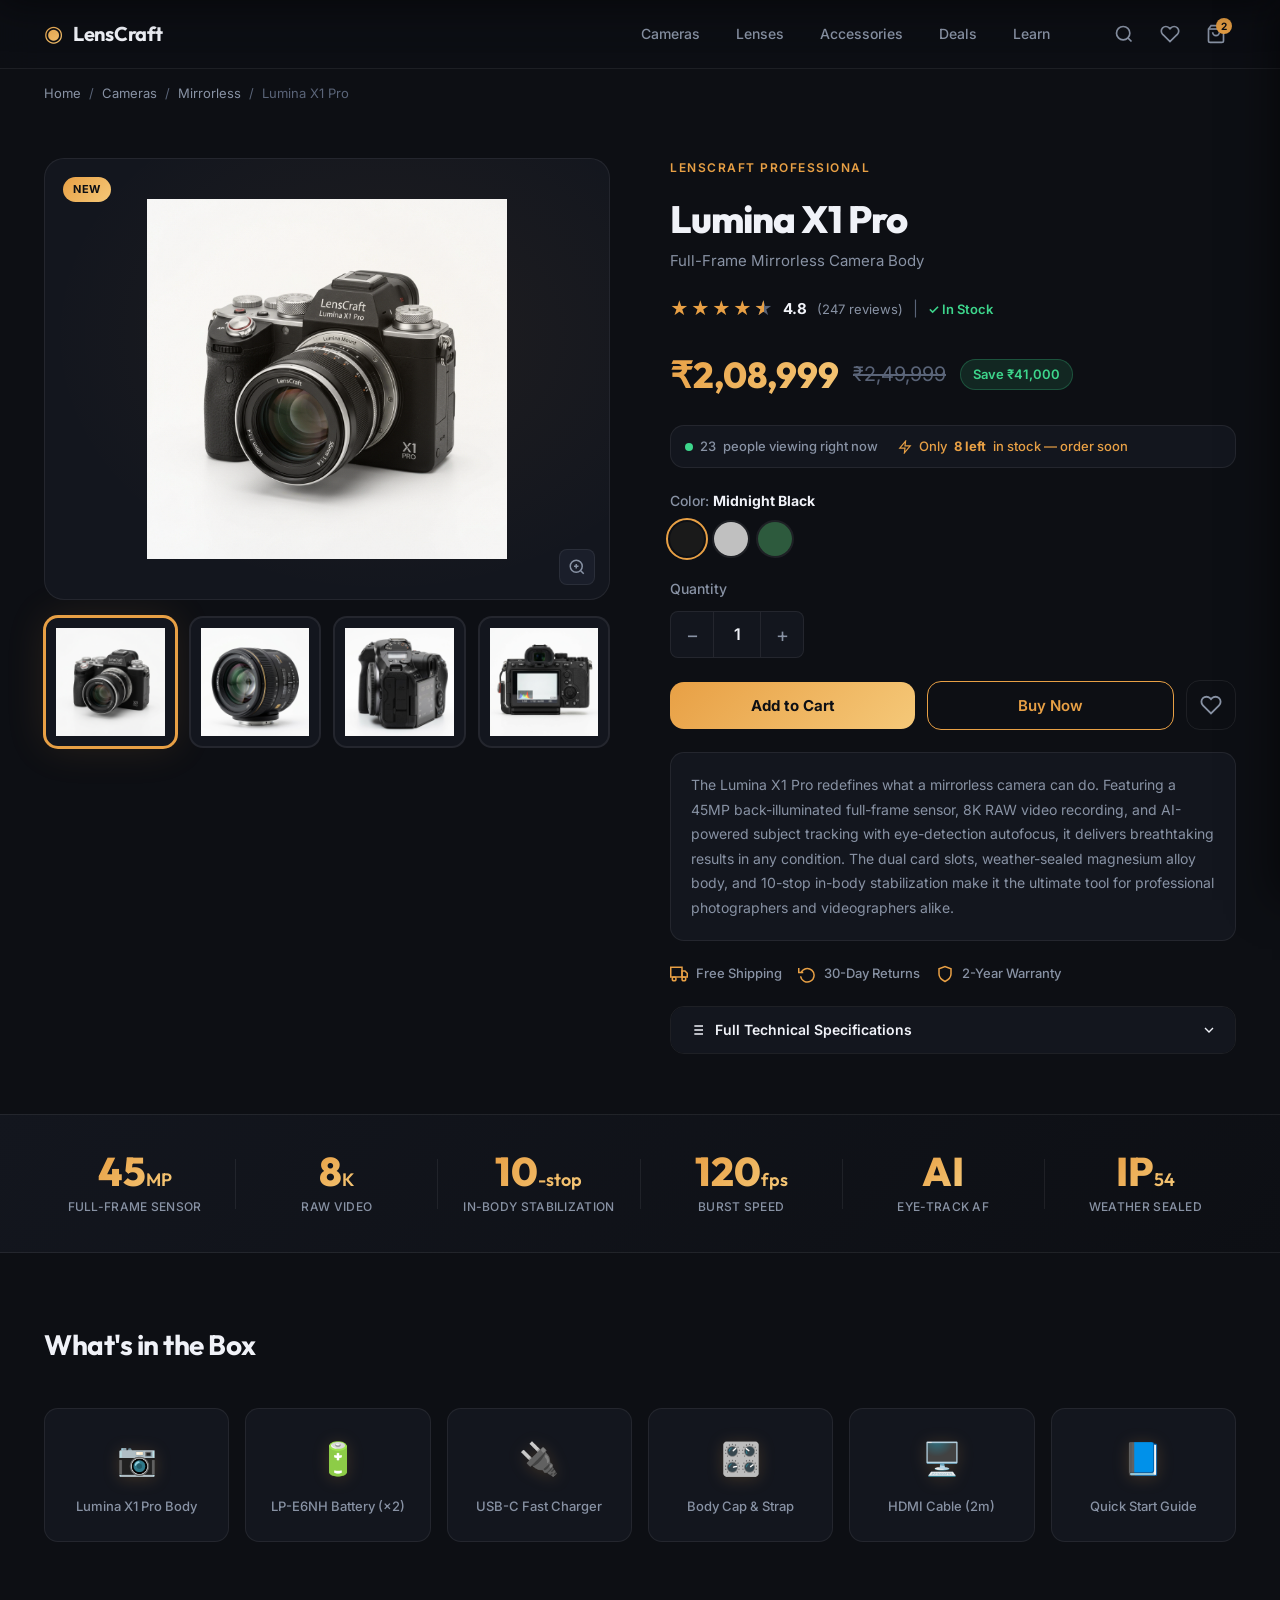
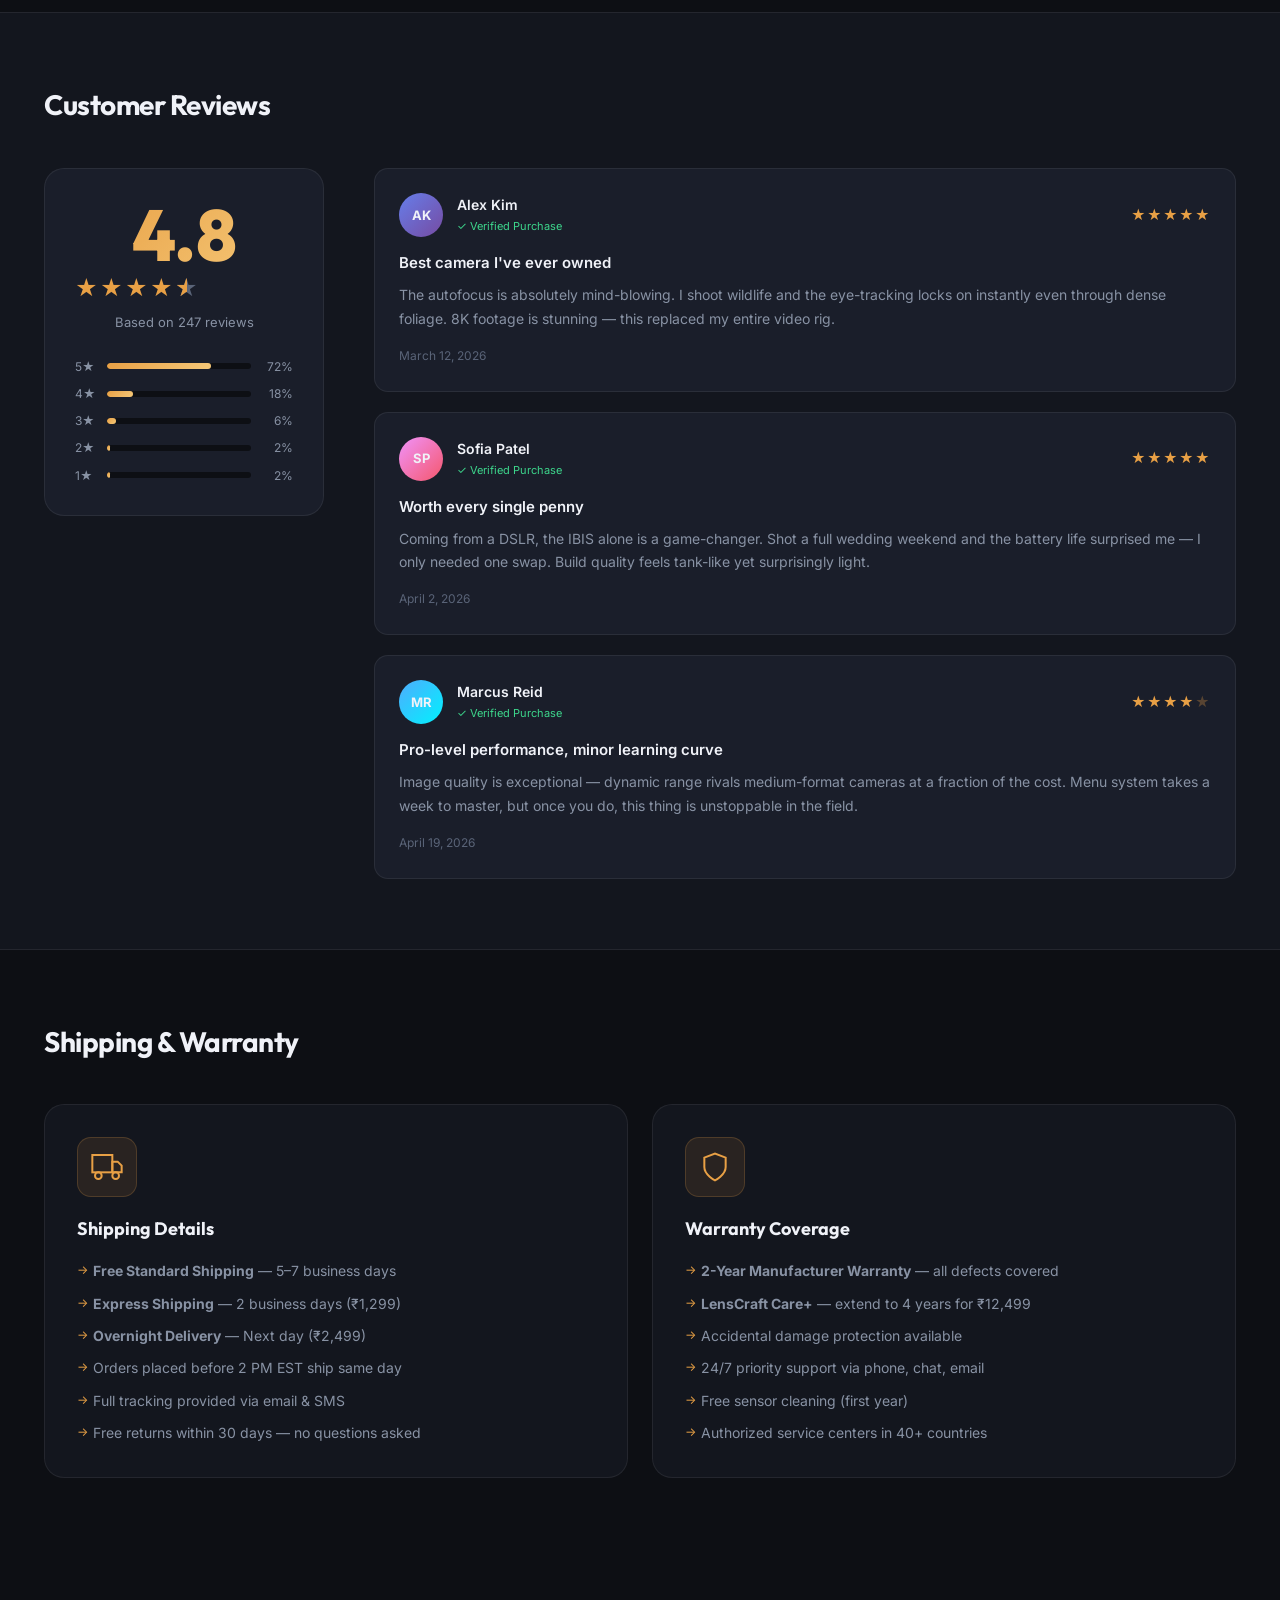
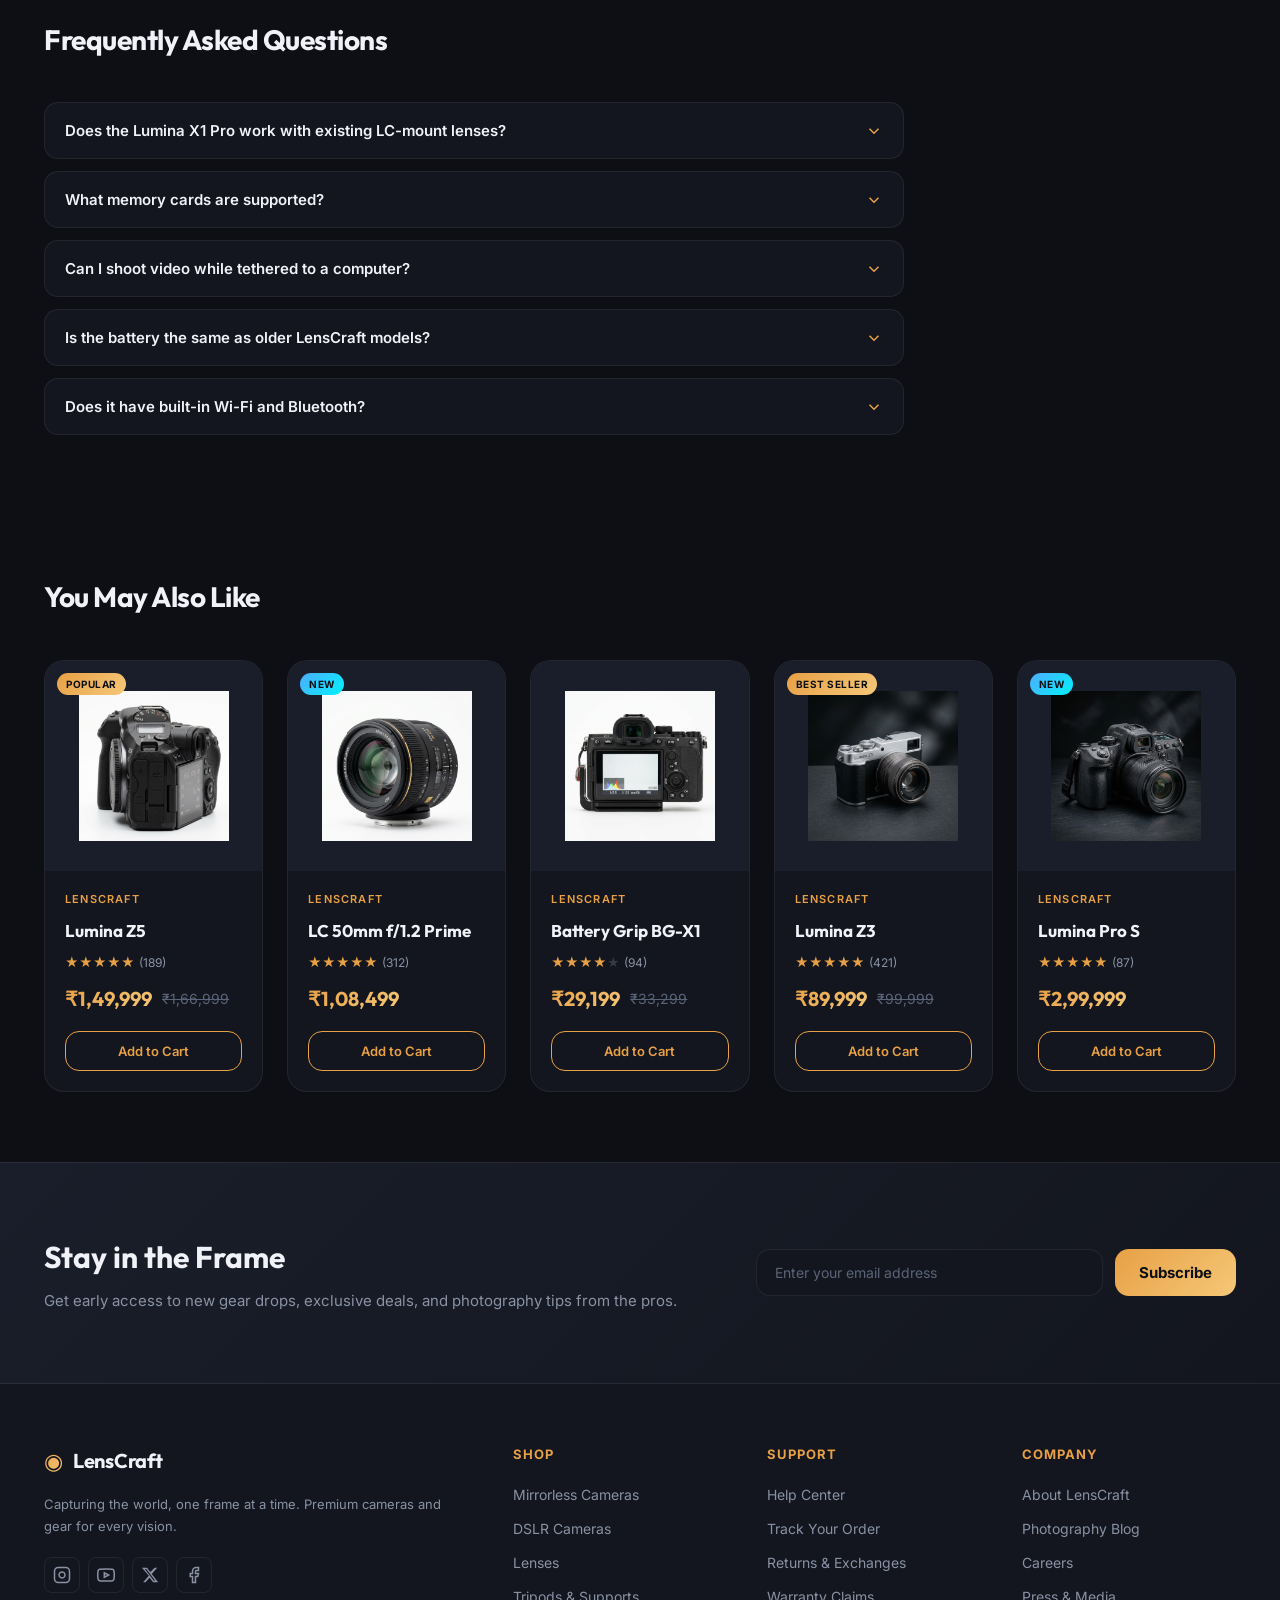
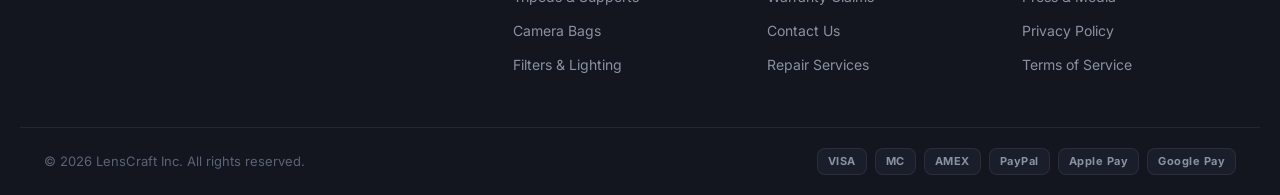
<file: index.html>
<!DOCTYPE html>
<html lang="en">
<head>
  <meta charset="UTF-8" />
  <meta name="viewport" content="width=device-width, initial-scale=1.0" />
  <title>LensCraft – Lumina X1 Pro Full-Frame Mirrorless Camera</title>
  <meta name="description" content="Shop the LensCraft Lumina X1 Pro – a 45MP full-frame mirrorless camera with 8K video, AI autofocus, and weather sealing. Free shipping & 2-year warranty." />
  <link rel="preconnect" href="https://fonts.googleapis.com" />
  <link rel="preconnect" href="https://fonts.gstatic.com" crossorigin />
  <link href="https://fonts.googleapis.com/css2?family=Inter:wght@300;400;500;600;700;800&family=Outfit:wght@400;600;700;800&display=swap" rel="stylesheet" />
  <link rel="stylesheet" href="style.css" />
</head>
<body>

  <!-- ===== STICKY CART BAR ===== -->
  <div class="sticky-bar" id="sticky-bar" aria-hidden="true">
    <div class="container sticky-bar-inner">
      <div class="sticky-bar-product">
        <img src="camera_main.png" alt="Lumina X1 Pro" class="sticky-bar-img" />
        <div>
          <span class="sticky-bar-name">Lumina X1 Pro</span>
          <span class="sticky-bar-price">₹2,08,999</span>
        </div>
      </div>
      <div class="sticky-bar-actions">
        <div class="stars" style="font-size:13px">
          <span class="star filled">★</span><span class="star filled">★</span><span class="star filled">★</span><span class="star filled">★</span><span class="star half">★</span>
          <span style="color:var(--clr-muted);margin-left:4px;font-size:12px">(247)</span>
        </div>
        <button class="btn-primary sticky-bar-btn" id="sticky-add-to-cart" onclick="stickyAddToCart()">Add to Cart</button>
      </div>
    </div>
  </div>

  <!-- ===== LIGHTBOX MODAL ===== -->
  <div class="lightbox" id="lightbox" role="dialog" aria-modal="true" aria-label="Image viewer">
    <button class="lightbox-close" id="lightbox-close" aria-label="Close">✕</button>
    <img src="camera_main.png" alt="Lumina X1 Pro enlarged view" id="lightbox-img" class="lightbox-img" />
    <div class="lightbox-thumbs" id="lightbox-thumbs">
      <button class="lb-thumb active" data-src="camera_main.png"><img src="camera_main.png" alt="Front" /></button>
      <button class="lb-thumb" data-src="camera_thumb2.png"><img src="camera_thumb2.png" alt="Lens" /></button>
      <button class="lb-thumb" data-src="camera_thumb3.png"><img src="camera_thumb3.png" alt="Side" /></button>
      <button class="lb-thumb" data-src="camera_thumb4.png"><img src="camera_thumb4.png" alt="Rear" /></button>
    </div>
  </div>
  <div class="lightbox-overlay" id="lightbox-overlay"></div>

  <!-- ===== TOAST ===== -->
  <div class="toast" id="toast" role="status" aria-live="polite">
    <span class="toast-icon">🛒</span>
    <div class="toast-text">
      <strong>Added to cart!</strong>
      <span id="toast-sub">Lumina X1 Pro — Midnight Black</span>
    </div>
    <button class="toast-view" id="toast-view" onclick="openCartPanel()">View Cart →</button>
  </div>

  <!-- ===== CART SIDEBAR PANEL ===== -->
  <div class="cart-overlay" id="cart-overlay" onclick="closeCartPanel()"></div>
  <aside class="cart-panel" id="cart-panel" aria-label="Shopping cart" role="dialog">
    <div class="cart-panel-header">
      <h2 class="cart-panel-title">🛒 Your Cart</h2>
      <button class="cart-panel-close" id="cart-panel-close" onclick="closeCartPanel()" aria-label="Close cart">✕</button>
    </div>
    <div class="cart-panel-body" id="cart-panel-body">
      <!-- Items populated by JS -->
    </div>
    <div class="cart-panel-footer" id="cart-panel-footer">
      <div class="cart-total-row">
        <span>Subtotal</span>
        <span id="cart-subtotal">₹0</span>
      </div>
      <button class="btn-primary" style="width:100%;margin-top:16px" id="checkout-btn">Proceed to Checkout →</button>
      <button class="btn-secondary" style="width:100%;margin-top:10px" onclick="closeCartPanel()">Continue Shopping</button>
    </div>
  </aside>

  <!-- ===== HEADER ===== -->
  <header class="header" id="site-header">
    <div class="header-inner container">
      <a href="#" class="logo" id="logo-link">
        <span class="logo-icon">◉</span>
        <span class="logo-text">LensCraft</span>
      </a>

      <nav class="nav" id="main-nav" aria-label="Main navigation">
        <a href="index.html" class="nav-link" id="nav-cameras">Cameras</a>
        <a href="lenses.html" class="nav-link" id="nav-lenses">Lenses</a>
        <a href="accessories.html" class="nav-link" id="nav-accessories">Accessories</a>
        <a href="deals.html" class="nav-link" id="nav-deals">Deals</a>
        <a href="learn.html" class="nav-link" id="nav-learn">Learn</a>
      </nav>

      <div class="header-actions">
        <button class="icon-btn" id="search-btn" aria-label="Search">
          <svg width="20" height="20" fill="none" stroke="currentColor" stroke-width="2" viewBox="0 0 24 24"><circle cx="11" cy="11" r="8"/><path d="m21 21-4.35-4.35"/></svg>
        </button>
        <button class="icon-btn" id="wishlist-btn" aria-label="Wishlist">
          <svg width="20" height="20" fill="none" stroke="currentColor" stroke-width="2" viewBox="0 0 24 24"><path d="M20.84 4.61a5.5 5.5 0 0 0-7.78 0L12 5.67l-1.06-1.06a5.5 5.5 0 0 0-7.78 7.78l1.06 1.06L12 21.23l7.78-7.78 1.06-1.06a5.5 5.5 0 0 0 0-7.78z"/></svg>
        </button>
        <button class="icon-btn cart-btn" id="cart-btn" aria-label="Cart">
          <svg width="20" height="20" fill="none" stroke="currentColor" stroke-width="2" viewBox="0 0 24 24"><path d="M6 2 3 6v14a2 2 0 0 0 2 2h14a2 2 0 0 0 2-2V6l-3-4z"/><line x1="3" y1="6" x2="21" y2="6"/><path d="M16 10a4 4 0 0 1-8 0"/></svg>
          <span class="cart-badge" id="cart-count">2</span>
        </button>
      </div>
    </div>
  </header>

  <!-- ===== BREADCRUMB ===== -->
  <div class="breadcrumb container" id="breadcrumb">
    <a href="#">Home</a> <span>/</span>
    <a href="#">Cameras</a> <span>/</span>
    <a href="#">Mirrorless</a> <span>/</span>
    <span class="bc-current">Lumina X1 Pro</span>
  </div>

  <!-- ===== PRODUCT SECTION ===== -->
  <section class="product-section container" id="product-section">

    <!-- LEFT: Gallery -->
    <div class="product-gallery" id="product-gallery">
      <div class="main-image-wrap" id="main-image-wrap">
        <span class="badge-new">New</span>
        <img src="camera_main.png" alt="LensCraft Lumina X1 Pro full-frame mirrorless camera, front view" id="main-product-img" class="main-img" />
        <button class="zoom-btn" id="zoom-btn" aria-label="Zoom image">
          <svg width="18" height="18" fill="none" stroke="currentColor" stroke-width="2" viewBox="0 0 24 24"><circle cx="11" cy="11" r="8"/><path d="m21 21-4.35-4.35"/><line x1="11" y1="8" x2="11" y2="14"/><line x1="8" y1="11" x2="14" y2="11"/></svg>
        </button>
      </div>

      <div class="thumbnails" id="thumbnails" role="list">
        <button class="thumb active" id="thumb-1" aria-label="View front" role="listitem">
          <img src="camera_main.png" alt="Camera front view thumbnail" />
        </button>
        <button class="thumb" id="thumb-2" aria-label="View lens" role="listitem">
          <img src="camera_thumb2.png" alt="Camera lens thumbnail" />
        </button>
        <button class="thumb" id="thumb-3" aria-label="View side" role="listitem">
          <img src="camera_thumb3.png" alt="Camera side view thumbnail" />
        </button>
        <button class="thumb" id="thumb-4" aria-label="View rear" role="listitem">
          <img src="camera_thumb4.png" alt="Camera rear view thumbnail" />
        </button>
      </div>
    </div>

    <!-- RIGHT: Product Info -->
    <div class="product-info" id="product-info">
      <div class="brand-tag">LensCraft Professional</div>
      <h1 class="product-title" id="product-title">Lumina X1 Pro</h1>
      <p class="product-subtitle">Full-Frame Mirrorless Camera Body</p>

      <!-- Rating -->
      <div class="rating-row" id="rating-row">
        <div class="stars" aria-label="4.8 out of 5 stars">
          <span class="star filled">★</span><span class="star filled">★</span><span class="star filled">★</span><span class="star filled">★</span><span class="star half">★</span>
        </div>
        <span class="rating-score">4.8</span>
        <a href="#reviews" class="rating-count">(247 reviews)</a>
        <span class="divider">|</span>
        <span class="stock-status in-stock" id="stock-status">✓ In Stock</span>
      </div>

      <!-- Price -->
      <div class="price-block" id="price-block">
        <span class="price-current" id="current-price">₹2,08,999</span>
        <span class="price-original" id="original-price">₹2,49,999</span>
        <span class="savings-badge" id="savings-badge">Save ₹41,000</span>
      </div>

      <!-- Urgency Bar -->
      <div class="urgency-bar" id="urgency-bar">
        <div class="urgency-item" id="urgency-viewers">
          <span class="urgency-dot"></span>
          <span id="viewer-count">23</span> people viewing right now
        </div>
        <div class="urgency-item urgency-stock" id="urgency-stock">
          <svg width="14" height="14" fill="none" stroke="currentColor" stroke-width="2" viewBox="0 0 24 24"><path d="M13 2L3 14h9l-1 8 10-12h-9l1-8z"/></svg>
          Only <strong>8 left</strong> in stock — order soon
        </div>
      </div>

      <!-- Color Selector -->
      <div class="selector-group" id="color-selector">
        <label class="selector-label">Color: <strong id="selected-color">Midnight Black</strong></label>
        <div class="color-swatches">
          <button class="swatch active" id="swatch-black" data-color="Midnight Black" style="background:#1a1a1a" aria-label="Midnight Black"></button>
          <button class="swatch" id="swatch-silver" data-color="Titanium Silver" style="background:#c0c0c0" aria-label="Titanium Silver"></button>
          <button class="swatch" id="swatch-green" data-color="Forest Green" style="background:#2d5a3d" aria-label="Forest Green"></button>
        </div>
      </div>

      <!-- Quantity -->
      <div class="selector-group" id="qty-selector">
        <label class="selector-label">Quantity</label>
        <div class="qty-control">
          <button class="qty-btn" id="qty-minus" aria-label="Decrease quantity">−</button>
          <span class="qty-value" id="qty-value">1</span>
          <button class="qty-btn" id="qty-plus" aria-label="Increase quantity">+</button>
        </div>
      </div>

      <!-- CTAs -->
      <div class="cta-group" id="cta-group">
        <button class="btn-primary" id="add-to-cart-btn">Add to Cart</button>
        <button class="btn-secondary" id="buy-now-btn">Buy Now</button>
        <button class="icon-btn-lg" id="wishlist-add-btn" aria-label="Add to wishlist">
          <svg width="22" height="22" fill="none" stroke="currentColor" stroke-width="2" viewBox="0 0 24 24"><path d="M20.84 4.61a5.5 5.5 0 0 0-7.78 0L12 5.67l-1.06-1.06a5.5 5.5 0 0 0-7.78 7.78l1.06 1.06L12 21.23l7.78-7.78 1.06-1.06a5.5 5.5 0 0 0 0-7.78z"/></svg>
        </button>
      </div>

      <!-- Description -->
      <div class="product-description" id="product-description">
        <p>The Lumina X1 Pro redefines what a mirrorless camera can do. Featuring a 45MP back-illuminated full-frame sensor, 8K RAW video recording, and AI-powered subject tracking with eye-detection autofocus, it delivers breathtaking results in any condition. The dual card slots, weather-sealed magnesium alloy body, and 10-stop in-body stabilization make it the ultimate tool for professional photographers and videographers alike.</p>
      </div>

      <!-- Perks -->
      <div class="perks-row" id="perks-row">
        <div class="perk" id="perk-shipping">
          <svg width="18" height="18" fill="none" stroke="currentColor" stroke-width="2" viewBox="0 0 24 24"><rect x="1" y="3" width="15" height="13"/><polygon points="16 8 20 8 23 11 23 16 16 16 16 8"/><circle cx="5.5" cy="18.5" r="2.5"/><circle cx="18.5" cy="18.5" r="2.5"/></svg>
          <span>Free Shipping</span>
        </div>
        <div class="perk" id="perk-returns">
          <svg width="18" height="18" fill="none" stroke="currentColor" stroke-width="2" viewBox="0 0 24 24"><polyline points="1 4 1 10 7 10"/><path d="M3.51 15a9 9 0 1 0 .49-4.5"/></svg>
          <span>30-Day Returns</span>
        </div>
        <div class="perk" id="perk-warranty">
          <svg width="18" height="18" fill="none" stroke="currentColor" stroke-width="2" viewBox="0 0 24 24"><path d="M12 22s8-4 8-10V5l-8-3-8 3v7c0 6 8 10 8 10z"/></svg>
          <span>2-Year Warranty</span>
        </div>
      </div>

      <!-- Full Specs Table (collapsible) -->
      <div class="specs-toggle-wrap" id="specs-toggle-wrap">
        <button class="specs-toggle-btn" id="specs-toggle-btn" aria-expanded="false" aria-controls="specs-table">
          <svg width="16" height="16" fill="none" stroke="currentColor" stroke-width="2" viewBox="0 0 24 24"><line x1="8" y1="6" x2="21" y2="6"/><line x1="8" y1="12" x2="21" y2="12"/><line x1="8" y1="18" x2="21" y2="18"/><line x1="3" y1="6" x2="3.01" y2="6"/><line x1="3" y1="12" x2="3.01" y2="12"/><line x1="3" y1="18" x2="3.01" y2="18"/></svg>
          Full Technical Specifications
          <svg class="chevron" width="16" height="16" fill="none" stroke="currentColor" stroke-width="2" viewBox="0 0 24 24"><polyline points="6 9 12 15 18 9"/></svg>
        </button>
        <div class="specs-table-wrap" id="specs-table" role="region" aria-hidden="true">
          <table class="specs-table">
            <tbody>
              <tr><td class="spec-cat" colspan="2">Sensor</td></tr>
              <tr><td>Resolution</td><td>45.0 MP (8192 × 5464)</td></tr>
              <tr><td>Sensor Type</td><td>Full-Frame BSI-CMOS</td></tr>
              <tr><td>Sensor Size</td><td>36 × 24mm</td></tr>
              <tr><td>ISO Range</td><td>100 – 102,400 (expandable to 204,800)</td></tr>
              <tr><td class="spec-cat" colspan="2">Autofocus</td></tr>
              <tr><td>AF System</td><td>Hybrid Phase/Contrast Detect</td></tr>
              <tr><td>AF Points</td><td>1,053 cross-type points</td></tr>
              <tr><td>Eye Detection</td><td>AI Human, Animal &amp; Bird AF</td></tr>
              <tr><td>Tracking</td><td>Real-time subject tracking</td></tr>
              <tr><td class="spec-cat" colspan="2">Video</td></tr>
              <tr><td>Maximum Resolution</td><td>8K RAW (8192 × 4320) @ 30fps</td></tr>
              <tr><td>4K Video</td><td>4K @ 120fps (no crop)</td></tr>
              <tr><td>Log Format</td><td>S-Log3, HLG, XAVC-I</td></tr>
              <tr><td class="spec-cat" colspan="2">Body</td></tr>
              <tr><td>Stabilisation</td><td>10-stop 5-axis In-Body IBIS</td></tr>
              <tr><td>Shutter Speed</td><td>1/8000s – 30s (electronic: 1/32000s)</td></tr>
              <tr><td>Burst Rate</td><td>120 fps (electronic), 30 fps (mechanical)</td></tr>
              <tr><td>Weather Sealing</td><td>IP54 rated magnesium alloy</td></tr>
              <tr><td>Battery Life</td><td>~520 shots (CIPA) / ~1,800 shots (eco)</td></tr>
              <tr><td>Weight</td><td>743g (body only)</td></tr>
              <tr><td>Dimensions</td><td>138.8 × 95.5 × 82.1mm</td></tr>
            </tbody>
          </table>
        </div>
      </div>
    </div>
  </section>

  <!-- ===== SPEC STRIP ===== -->
  <section class="spec-strip" id="spec-strip" aria-label="Key specifications">
    <div class="container spec-strip-inner">
      <div class="spec-item reveal" id="spec-1">
        <span class="spec-value">45<small>MP</small></span>
        <span class="spec-label">Full-Frame Sensor</span>
      </div>
      <div class="spec-divider"></div>
      <div class="spec-item reveal" id="spec-2">
        <span class="spec-value">8<small>K</small></span>
        <span class="spec-label">RAW Video</span>
      </div>
      <div class="spec-divider"></div>
      <div class="spec-item reveal" id="spec-3">
        <span class="spec-value">10<small>-stop</small></span>
        <span class="spec-label">In-Body Stabilization</span>
      </div>
      <div class="spec-divider"></div>
      <div class="spec-item reveal" id="spec-4">
        <span class="spec-value">120<small>fps</small></span>
        <span class="spec-label">Burst Speed</span>
      </div>
      <div class="spec-divider"></div>
      <div class="spec-item reveal" id="spec-5">
        <span class="spec-value">AI</span>
        <span class="spec-label">Eye-Track AF</span>
      </div>
      <div class="spec-divider"></div>
      <div class="spec-item reveal" id="spec-6">
        <span class="spec-value">IP<small>54</small></span>
        <span class="spec-label">Weather Sealed</span>
      </div>
    </div>
  </section>

  <!-- ===== WHAT'S IN THE BOX ===== -->
  <section class="inbox-section container reveal" id="whats-in-box">
    <h2 class="section-title">What's in the Box</h2>
    <div class="inbox-grid">
      <div class="inbox-item" id="inbox-1">
        <div class="inbox-icon">📷</div>
        <span>Lumina X1 Pro Body</span>
      </div>
      <div class="inbox-item" id="inbox-2">
        <div class="inbox-icon">🔋</div>
        <span>LP-E6NH Battery (×2)</span>
      </div>
      <div class="inbox-item" id="inbox-3">
        <div class="inbox-icon">🔌</div>
        <span>USB-C Fast Charger</span>
      </div>
      <div class="inbox-item" id="inbox-4">
        <div class="inbox-icon">🎛️</div>
        <span>Body Cap & Strap</span>
      </div>
      <div class="inbox-item" id="inbox-5">
        <div class="inbox-icon">🖥️</div>
        <span>HDMI Cable (2m)</span>
      </div>
      <div class="inbox-item" id="inbox-6">
        <div class="inbox-icon">📘</div>
        <span>Quick Start Guide</span>
      </div>
    </div>
  </section>

  <!-- ===== REVIEWS ===== -->
  <section class="reviews-section reveal" id="reviews">
    <div class="container">
      <h2 class="section-title">Customer Reviews</h2>

      <div class="reviews-layout">
        <!-- Summary -->
        <div class="reviews-summary" id="reviews-summary">
          <div class="big-score">4.8</div>
          <div class="stars big-stars" aria-label="4.8 out of 5 stars">
            <span class="star filled">★</span><span class="star filled">★</span><span class="star filled">★</span><span class="star filled">★</span><span class="star half">★</span>
          </div>
          <p class="review-total">Based on 247 reviews</p>

          <div class="rating-bars" id="rating-bars">
            <div class="bar-row"><span>5★</span><div class="bar-track"><div class="bar-fill" style="width:72%"></div></div><span>72%</span></div>
            <div class="bar-row"><span>4★</span><div class="bar-track"><div class="bar-fill" style="width:18%"></div></div><span>18%</span></div>
            <div class="bar-row"><span>3★</span><div class="bar-track"><div class="bar-fill" style="width:6%"></div></div><span>6%</span></div>
            <div class="bar-row"><span>2★</span><div class="bar-track"><div class="bar-fill" style="width:2%"></div></div><span>2%</span></div>
            <div class="bar-row"><span>1★</span><div class="bar-track"><div class="bar-fill" style="width:2%"></div></div><span>2%</span></div>
          </div>
        </div>

        <!-- Review Cards -->
        <div class="reviews-cards" id="reviews-cards">

          <article class="review-card" id="review-1">
            <div class="review-header">
              <div class="avatar" style="background:linear-gradient(135deg,#667eea,#764ba2)">AK</div>
              <div class="reviewer-info">
                <strong>Alex Kim</strong>
                <span class="verified">✓ Verified Purchase</span>
              </div>
              <div class="review-stars">★★★★★</div>
            </div>
            <h3 class="review-title">Best camera I've ever owned</h3>
            <p class="review-body">The autofocus is absolutely mind-blowing. I shoot wildlife and the eye-tracking locks on instantly even through dense foliage. 8K footage is stunning — this replaced my entire video rig.</p>
            <span class="review-date">March 12, 2026</span>
          </article>

          <article class="review-card" id="review-2">
            <div class="review-header">
              <div class="avatar" style="background:linear-gradient(135deg,#f093fb,#f5576c)">SP</div>
              <div class="reviewer-info">
                <strong>Sofia Patel</strong>
                <span class="verified">✓ Verified Purchase</span>
              </div>
              <div class="review-stars">★★★★★</div>
            </div>
            <h3 class="review-title">Worth every single penny</h3>
            <p class="review-body">Coming from a DSLR, the IBIS alone is a game-changer. Shot a full wedding weekend and the battery life surprised me — I only needed one swap. Build quality feels tank-like yet surprisingly light.</p>
            <span class="review-date">April 2, 2026</span>
          </article>

          <article class="review-card" id="review-3">
            <div class="review-header">
              <div class="avatar" style="background:linear-gradient(135deg,#4facfe,#00f2fe)">MR</div>
              <div class="reviewer-info">
                <strong>Marcus Reid</strong>
                <span class="verified">✓ Verified Purchase</span>
              </div>
              <div class="review-stars">★★★★<span style="opacity:0.3">★</span></div>
            </div>
            <h3 class="review-title">Pro-level performance, minor learning curve</h3>
            <p class="review-body">Image quality is exceptional — dynamic range rivals medium-format cameras at a fraction of the cost. Menu system takes a week to master, but once you do, this thing is unstoppable in the field.</p>
            <span class="review-date">April 19, 2026</span>
          </article>

        </div>
      </div>
    </div>
  </section>

  <!-- ===== SHIPPING & WARRANTY ===== -->
  <!-- reveal applied below -->
  <section class="info-section container reveal" id="shipping-warranty">
    <h2 class="section-title">Shipping &amp; Warranty</h2>
    <div class="info-cards">

      <div class="info-card" id="shipping-card">
        <div class="info-icon">
          <svg width="32" height="32" fill="none" stroke="currentColor" stroke-width="1.5" viewBox="0 0 24 24"><rect x="1" y="3" width="15" height="13"/><polygon points="16 8 20 8 23 11 23 16 16 16 16 8"/><circle cx="5.5" cy="18.5" r="2.5"/><circle cx="18.5" cy="18.5" r="2.5"/></svg>
        </div>
        <h3>Shipping Details</h3>
        <ul class="info-list">
          <li><strong>Free Standard Shipping</strong> — 5–7 business days</li>
          <li><strong>Express Shipping</strong> — 2 business days (₹1,299)</li>
          <li><strong>Overnight Delivery</strong> — Next day (₹2,499)</li>
          <li>Orders placed before 2 PM EST ship same day</li>
          <li>Full tracking provided via email & SMS</li>
          <li>Free returns within 30 days — no questions asked</li>
        </ul>
      </div>

      <div class="info-card" id="warranty-card">
        <div class="info-icon">
          <svg width="32" height="32" fill="none" stroke="currentColor" stroke-width="1.5" viewBox="0 0 24 24"><path d="M12 22s8-4 8-10V5l-8-3-8 3v7c0 6 8 10 8 10z"/></svg>
        </div>
        <h3>Warranty Coverage</h3>
        <ul class="info-list">
          <li><strong>2-Year Manufacturer Warranty</strong> — all defects covered</li>
          <li><strong>LensCraft Care+</strong> — extend to 4 years for ₹12,499</li>
          <li>Accidental damage protection available</li>
          <li>24/7 priority support via phone, chat, email</li>
          <li>Free sensor cleaning (first year)</li>
          <li>Authorized service centers in 40+ countries</li>
        </ul>
      </div>

    </div>
  </section>

  <!-- ===== FAQ ===== -->
  <section class="faq-section container reveal" id="faq-section">
    <h2 class="section-title">Frequently Asked Questions</h2>
    <div class="faq-list" id="faq-list">

      <div class="faq-item" id="faq-1">
        <button class="faq-question" aria-expanded="false" aria-controls="faq-ans-1">
          Does the Lumina X1 Pro work with existing LC-mount lenses?
          <svg class="faq-chevron" width="18" height="18" fill="none" stroke="currentColor" stroke-width="2" viewBox="0 0 24 24"><polyline points="6 9 12 15 18 9"/></svg>
        </button>
        <div class="faq-answer" id="faq-ans-1" aria-hidden="true">
          <p>Yes — the Lumina X1 Pro uses the LC-mount standard, which is fully compatible with all LensCraft LC and LC-S lenses. Third-party lenses with an LC adapter are also supported, with full electronic communication for autofocus and image stabilisation.</p>
        </div>
      </div>

      <div class="faq-item" id="faq-2">
        <button class="faq-question" aria-expanded="false" aria-controls="faq-ans-2">
          What memory cards are supported?
          <svg class="faq-chevron" width="18" height="18" fill="none" stroke="currentColor" stroke-width="2" viewBox="0 0 24 24"><polyline points="6 9 12 15 18 9"/></svg>
        </button>
        <div class="faq-answer" id="faq-ans-2" aria-hidden="true">
          <p>The camera features dual card slots: Slot 1 accepts CFexpress Type B cards (required for 8K RAW recording), and Slot 2 accepts UHS-II SD cards. Both slots can be used simultaneously for backup, overflow, or RAW + JPEG shooting.</p>
        </div>
      </div>

      <div class="faq-item" id="faq-3">
        <button class="faq-question" aria-expanded="false" aria-controls="faq-ans-3">
          Can I shoot video while tethered to a computer?
          <svg class="faq-chevron" width="18" height="18" fill="none" stroke="currentColor" stroke-width="2" viewBox="0 0 24 24"><polyline points="6 9 12 15 18 9"/></svg>
        </button>
        <div class="faq-answer" id="faq-ans-3" aria-hidden="true">
          <p>Yes. The X1 Pro supports USB-C tethering at USB 3.2 Gen 2 speeds, compatible with LensCraft Capture, Adobe Lightroom, and Capture One. It can also output a clean HDMI feed simultaneously for external monitor or recorder use.</p>
        </div>
      </div>

      <div class="faq-item" id="faq-4">
        <button class="faq-question" aria-expanded="false" aria-controls="faq-ans-4">
          Is the battery the same as older LensCraft models?
          <svg class="faq-chevron" width="18" height="18" fill="none" stroke="currentColor" stroke-width="2" viewBox="0 0 24 24"><polyline points="6 9 12 15 18 9"/></svg>
        </button>
        <div class="faq-answer" id="faq-ans-4" aria-hidden="true">
          <p>The X1 Pro uses the new LP-E6NH battery, which is backwards compatible with LP-E6N and LP-E6 batteries (with reduced capacity). The LP-E6NH offers 30% more capacity than the LP-E6N and supports USB-C pass-through charging.</p>
        </div>
      </div>

      <div class="faq-item" id="faq-5">
        <button class="faq-question" aria-expanded="false" aria-controls="faq-ans-5">
          Does it have built-in Wi-Fi and Bluetooth?
          <svg class="faq-chevron" width="18" height="18" fill="none" stroke="currentColor" stroke-width="2" viewBox="0 0 24 24"><polyline points="6 9 12 15 18 9"/></svg>
        </button>
        <div class="faq-answer" id="faq-ans-5" aria-hidden="true">
          <p>Yes — the X1 Pro includes dual-band Wi-Fi 6 (802.11ax) and Bluetooth 5.2. The LensCraft Connect app (iOS &amp; Android) allows remote control, instant image transfer, GPS tagging, and firmware updates over the air.</p>
        </div>
      </div>

    </div>
  </section>

  <!-- ===== RELATED PRODUCTS ===== -->
  <section class="related-section container reveal" id="related-section">
    <h2 class="section-title">You May Also Like</h2>
    <div class="related-grid" id="related-grid">

      <article class="related-card" id="related-1">
        <div class="related-img-wrap">
          <img src="camera_thumb3.png" alt="LensCraft Lumina Z5 mirrorless camera" class="related-img" />
          <span class="related-badge">Popular</span>
        </div>
        <div class="related-info">
          <span class="related-brand">LensCraft</span>
          <h3 class="related-name">Lumina Z5</h3>
          <div class="related-stars">★★★★★ <span>(189)</span></div>
          <div class="related-price-row">
            <span class="related-price">₹1,49,999</span>
            <span class="related-orig">₹1,66,999</span>
          </div>
          <button class="btn-secondary related-cta" id="related-cart-1">Add to Cart</button>
        </div>
      </article>

      <article class="related-card" id="related-2">
        <div class="related-img-wrap">
          <img src="camera_thumb2.png" alt="LensCraft 50mm f/1.2 prime lens" class="related-img" />
          <span class="related-badge new-badge">New</span>
        </div>
        <div class="related-info">
          <span class="related-brand">LensCraft</span>
          <h3 class="related-name">LC 50mm f/1.2 Prime</h3>
          <div class="related-stars">★★★★★ <span>(312)</span></div>
          <div class="related-price-row">
            <span class="related-price">₹1,08,499</span>
          </div>
          <button class="btn-secondary related-cta" id="related-cart-2">Add to Cart</button>
        </div>
      </article>

      <article class="related-card" id="related-3">
        <div class="related-img-wrap">
          <img src="camera_thumb4.png" alt="LensCraft Lumina X1 Pro with grip" class="related-img" />
        </div>
        <div class="related-info">
          <span class="related-brand">LensCraft</span>
          <h3 class="related-name">Battery Grip BG-X1</h3>
          <div class="related-stars">★★★★<span style="opacity:.3">★</span> <span>(94)</span></div>
          <div class="related-price-row">
            <span class="related-price">₹29,199</span>
            <span class="related-orig">₹33,299</span>
          </div>
          <button class="btn-secondary related-cta" id="related-cart-3">Add to Cart</button>
        </div>
      </article>

      <article class="related-card" id="related-4">
        <div class="related-img-wrap">
          <img src="camera_z3.png" alt="LensCraft Lumina Z3 compact mirrorless camera" class="related-img" />
          <span class="related-badge">Best Seller</span>
        </div>
        <div class="related-info">
          <span class="related-brand">LensCraft</span>
          <h3 class="related-name">Lumina Z3</h3>
          <div class="related-stars">★★★★★ <span>(421)</span></div>
          <div class="related-price-row">
            <span class="related-price">₹89,999</span>
            <span class="related-orig">₹99,999</span>
          </div>
          <button class="btn-secondary related-cta" id="related-cart-4" data-name="Lumina Z3" data-price="89999">Add to Cart</button>
        </div>
      </article>

      <article class="related-card" id="related-5">
        <div class="related-img-wrap">
          <img src="camera_pros.png" alt="LensCraft Lumina Pro S professional camera" class="related-img" />
          <span class="related-badge new-badge">New</span>
        </div>
        <div class="related-info">
          <span class="related-brand">LensCraft</span>
          <h3 class="related-name">Lumina Pro S</h3>
          <div class="related-stars">★★★★★ <span>(87)</span></div>
          <div class="related-price-row">
            <span class="related-price">₹2,99,999</span>
          </div>
          <button class="btn-secondary related-cta" id="related-cart-5" data-name="Lumina Pro S" data-price="299999">Add to Cart</button>
        </div>
      </article>

    </div>
  </section>

  <!-- ===== NEWSLETTER ===== -->
  <!-- reveal applied below -->
  <section class="newsletter-section reveal" id="newsletter-section">
    <div class="container newsletter-inner">
      <div class="newsletter-text">
        <h2>Stay in the Frame</h2>
        <p>Get early access to new gear drops, exclusive deals, and photography tips from the pros.</p>
      </div>
      <form class="newsletter-form" id="newsletter-form" onsubmit="handleNewsletterSubmit(event)">
        <input type="email" id="newsletter-email" placeholder="Enter your email address" class="newsletter-input" required aria-label="Email address" />
        <button type="submit" class="btn-primary" id="newsletter-submit">Subscribe</button>
      </form>
    </div>
  </section>

  <!-- ===== FOOTER ===== -->
  <footer class="footer" id="site-footer">
    <div class="container footer-grid">

      <div class="footer-col" id="footer-brand">
        <a href="#" class="logo">
          <span class="logo-icon">◉</span>
          <span class="logo-text">LensCraft</span>
        </a>
        <p class="footer-tagline">Capturing the world, one frame at a time. Premium cameras and gear for every vision.</p>
        <div class="social-links" id="social-links">
          <a href="#" class="social-link" id="social-instagram" aria-label="Instagram">
            <svg width="18" height="18" fill="none" stroke="currentColor" stroke-width="2" viewBox="0 0 24 24"><rect x="2" y="2" width="20" height="20" rx="5" ry="5"/><path d="M16 11.37A4 4 0 1 1 12.63 8 4 4 0 0 1 16 11.37z"/><line x1="17.5" y1="6.5" x2="17.51" y2="6.5"/></svg>
          </a>
          <a href="#" class="social-link" id="social-youtube" aria-label="YouTube">
            <svg width="18" height="18" fill="none" stroke="currentColor" stroke-width="2" viewBox="0 0 24 24"><path d="M22.54 6.42a2.78 2.78 0 0 0-1.94-1.96C18.88 4 12 4 12 4s-6.88 0-8.6.46a2.78 2.78 0 0 0-1.94 1.96A29 29 0 0 0 1 12a29 29 0 0 0 .46 5.58A2.78 2.78 0 0 0 3.4 19.54C5.12 20 12 20 12 20s6.88 0 8.6-.46a2.78 2.78 0 0 0 1.94-1.94A29 29 0 0 0 23 12a29 29 0 0 0-.46-5.58z"/><polygon points="9.75 15.02 15.5 12 9.75 8.98 9.75 15.02"/></svg>
          </a>
          <a href="#" class="social-link" id="social-twitter" aria-label="Twitter/X">
            <svg width="18" height="18" fill="currentColor" viewBox="0 0 24 24"><path d="M18.244 2.25h3.308l-7.227 8.26 8.502 11.24H16.17l-4.714-6.231-5.401 6.231H2.746l7.73-8.835L1.254 2.25H8.08l4.259 5.63zm-1.161 17.52h1.833L7.084 4.126H5.117z"/></svg>
          </a>
          <a href="#" class="social-link" id="social-facebook" aria-label="Facebook">
            <svg width="18" height="18" fill="none" stroke="currentColor" stroke-width="2" viewBox="0 0 24 24"><path d="M18 2h-3a5 5 0 0 0-5 5v3H7v4h3v8h4v-8h3l1-4h-4V7a1 1 0 0 1 1-1h3z"/></svg>
          </a>
        </div>
      </div>

      <div class="footer-col" id="footer-shop">
        <h4>Shop</h4>
        <ul>
          <li><a href="#" id="footer-mirrorless">Mirrorless Cameras</a></li>
          <li><a href="#" id="footer-dslr">DSLR Cameras</a></li>
          <li><a href="#" id="footer-lenses">Lenses</a></li>
          <li><a href="#" id="footer-tripods">Tripods & Supports</a></li>
          <li><a href="#" id="footer-bags">Camera Bags</a></li>
          <li><a href="#" id="footer-filters">Filters & Lighting</a></li>
        </ul>
      </div>

      <div class="footer-col" id="footer-support">
        <h4>Support</h4>
        <ul>
          <li><a href="#" id="footer-help">Help Center</a></li>
          <li><a href="#" id="footer-track">Track Your Order</a></li>
          <li><a href="#" id="footer-returns">Returns & Exchanges</a></li>
          <li><a href="#" id="footer-warranty-link">Warranty Claims</a></li>
          <li><a href="#" id="footer-contact">Contact Us</a></li>
          <li><a href="#" id="footer-repair">Repair Services</a></li>
        </ul>
      </div>

      <div class="footer-col" id="footer-company">
        <h4>Company</h4>
        <ul>
          <li><a href="#" id="footer-about">About LensCraft</a></li>
          <li><a href="#" id="footer-blog">Photography Blog</a></li>
          <li><a href="#" id="footer-careers">Careers</a></li>
          <li><a href="#" id="footer-press">Press & Media</a></li>
          <li><a href="#" id="footer-privacy">Privacy Policy</a></li>
          <li><a href="#" id="footer-terms">Terms of Service</a></li>
        </ul>
      </div>

    </div>

    <div class="footer-bottom">
      <div class="container footer-bottom-inner">
        <p>&copy; 2026 LensCraft Inc. All rights reserved.</p>
        <div class="payment-icons" id="payment-icons" aria-label="Accepted payment methods">
          <span class="payment-chip" id="pay-visa">VISA</span>
          <span class="payment-chip" id="pay-mc">MC</span>
          <span class="payment-chip" id="pay-amex">AMEX</span>
          <span class="payment-chip" id="pay-paypal">PayPal</span>
          <span class="payment-chip" id="pay-apple">Apple Pay</span>
          <span class="payment-chip" id="pay-google">Google Pay</span>
        </div>
      </div>
    </div>
  </footer>

  <!-- Back to Top -->
  <button class="back-to-top" id="back-to-top" aria-label="Back to top">
    <svg width="20" height="20" fill="none" stroke="currentColor" stroke-width="2.5" viewBox="0 0 24 24"><polyline points="18 15 12 9 6 15"/></svg>
  </button>

  <script src="script.js"></script>
</body>
</html>
</file>
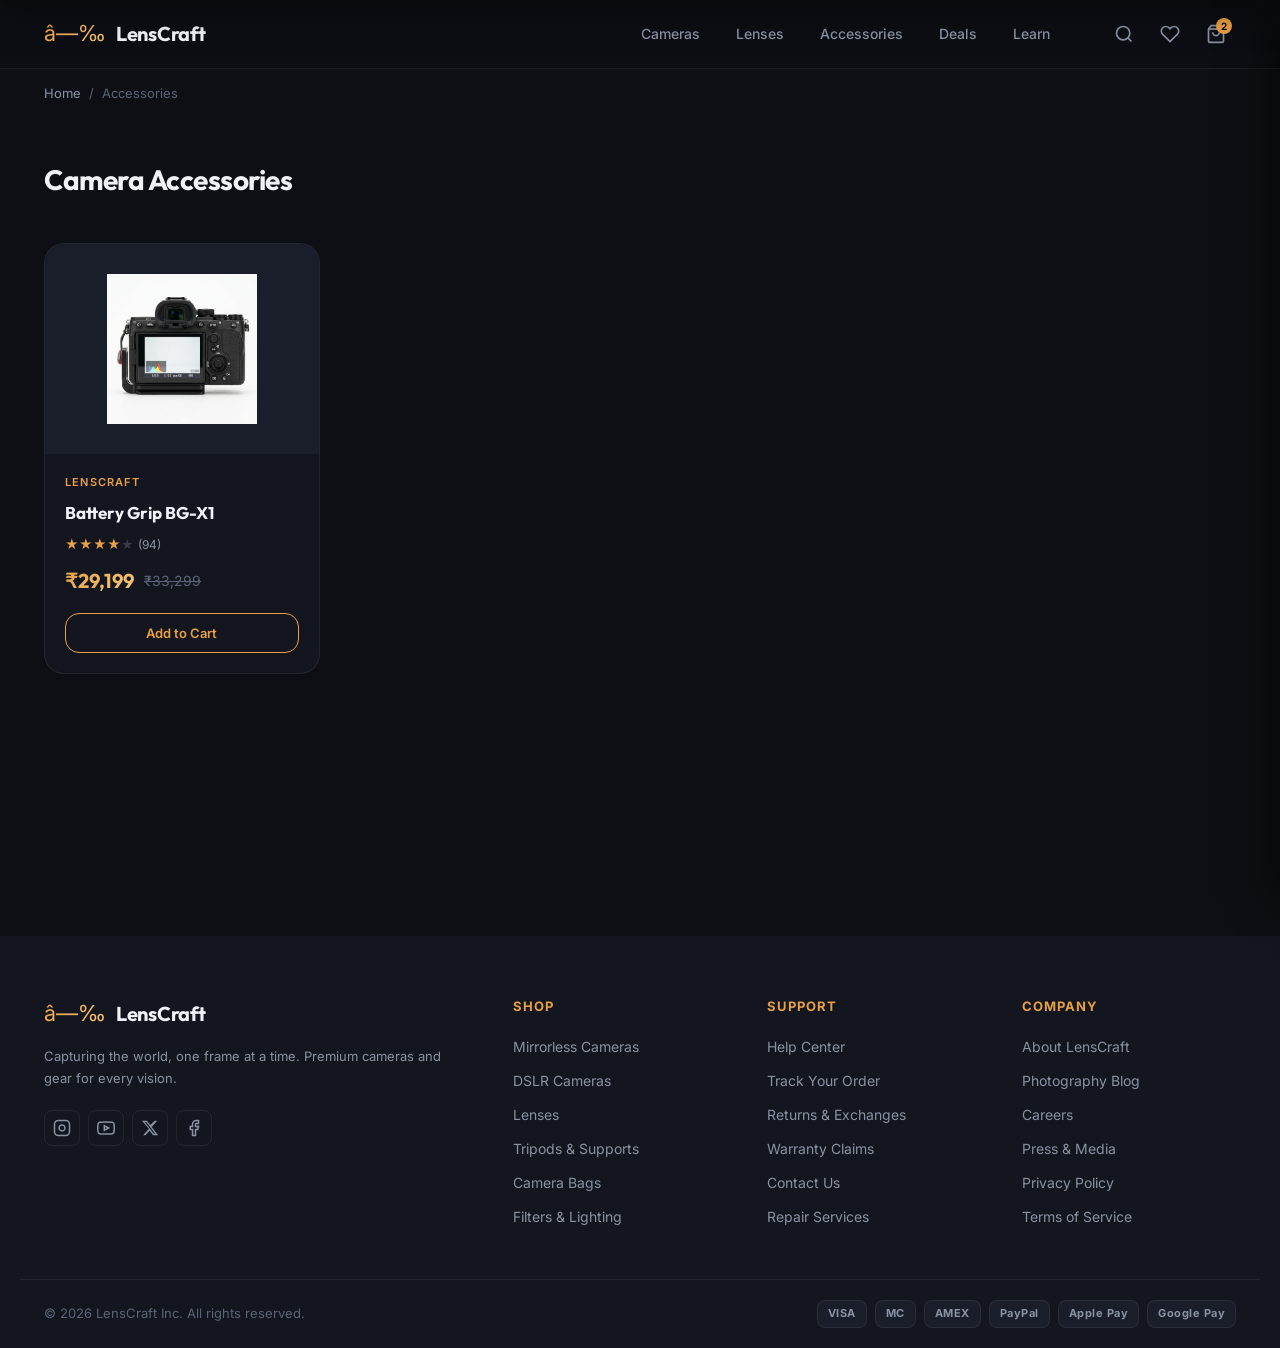
<file: accessories.html>
<!DOCTYPE html>
<html lang="en">
<head>
  <meta charset="UTF-8" />
  <meta name="viewport" content="width=device-width, initial-scale=1.0" />
  <title>LensCraft â€“ Lumina X1 Pro Full-Frame Mirrorless Camera</title>
  <meta name="description" content="Shop the LensCraft Lumina X1 Pro â€“ a 45MP full-frame mirrorless camera with 8K video, AI autofocus, and weather sealing. Free shipping & 2-year warranty." />
  <link rel="preconnect" href="https://fonts.googleapis.com" />
  <link rel="preconnect" href="https://fonts.gstatic.com" crossorigin />
  <link href="https://fonts.googleapis.com/css2?family=Inter:wght@300;400;500;600;700;800&family=Outfit:wght@400;600;700;800&display=swap" rel="stylesheet" />
  <link rel="stylesheet" href="style.css" />
</head>
<body>

  <!-- ===== STICKY CART BAR ===== -->
  <div class="sticky-bar" id="sticky-bar" aria-hidden="true">
    <div class="container sticky-bar-inner">
      <div class="sticky-bar-product">
        <img src="camera_main.png" alt="Lumina X1 Pro" class="sticky-bar-img" />
        <div>
          <span class="sticky-bar-name">Lumina X1 Pro</span>
          <span class="sticky-bar-price">â‚¹2,08,999</span>
        </div>
      </div>
      <div class="sticky-bar-actions">
        <div class="stars" style="font-size:13px">
          <span class="star filled">â˜…</span><span class="star filled">â˜…</span><span class="star filled">â˜…</span><span class="star filled">â˜…</span><span class="star half">â˜…</span>
          <span style="color:var(--clr-muted);margin-left:4px;font-size:12px">(247)</span>
        </div>
        <button class="btn-primary sticky-bar-btn" id="sticky-add-to-cart" onclick="stickyAddToCart()">Add to Cart</button>
      </div>
    </div>
  </div>

  <!-- ===== LIGHTBOX MODAL ===== -->
  <div class="lightbox" id="lightbox" role="dialog" aria-modal="true" aria-label="Image viewer">
    <button class="lightbox-close" id="lightbox-close" aria-label="Close">âœ•</button>
    <img src="camera_main.png" alt="Lumina X1 Pro enlarged view" id="lightbox-img" class="lightbox-img" />
    <div class="lightbox-thumbs" id="lightbox-thumbs">
      <button class="lb-thumb active" data-src="camera_main.png"><img src="camera_main.png" alt="Front" /></button>
      <button class="lb-thumb" data-src="camera_thumb2.png"><img src="camera_thumb2.png" alt="Lens" /></button>
      <button class="lb-thumb" data-src="camera_thumb3.png"><img src="camera_thumb3.png" alt="Side" /></button>
      <button class="lb-thumb" data-src="camera_thumb4.png"><img src="camera_thumb4.png" alt="Rear" /></button>
    </div>
  </div>
  <div class="lightbox-overlay" id="lightbox-overlay"></div>

  <!-- ===== TOAST ===== -->
  <div class="toast" id="toast" role="status" aria-live="polite">
    <span class="toast-icon">ðŸ›’</span>
    <div class="toast-text">
      <strong>Added to cart!</strong>
      <span id="toast-sub">Lumina X1 Pro â€” Midnight Black</span>
    </div>
    <button class="toast-view" id="toast-view" onclick="openCartPanel()">View Cart â†’</button>
  </div>

  <!-- ===== CART SIDEBAR PANEL ===== -->
  <div class="cart-overlay" id="cart-overlay" onclick="closeCartPanel()"></div>
  <aside class="cart-panel" id="cart-panel" aria-label="Shopping cart" role="dialog">
    <div class="cart-panel-header">
      <h2 class="cart-panel-title">ðŸ›’ Your Cart</h2>
      <button class="cart-panel-close" id="cart-panel-close" onclick="closeCartPanel()" aria-label="Close cart">âœ•</button>
    </div>
    <div class="cart-panel-body" id="cart-panel-body">
      <!-- Items populated by JS -->
    </div>
    <div class="cart-panel-footer" id="cart-panel-footer">
      <div class="cart-total-row">
        <span>Subtotal</span>
        <span id="cart-subtotal">â‚¹0</span>
      </div>
      <button class="btn-primary" style="width:100%;margin-top:16px" id="checkout-btn">Proceed to Checkout â†’</button>
      <button class="btn-secondary" style="width:100%;margin-top:10px" onclick="closeCartPanel()">Continue Shopping</button>
    </div>
  </aside>

  <!-- ===== HEADER ===== -->
  <header class="header" id="site-header">
    <div class="header-inner container">
      <a href="#" class="logo" id="logo-link">
        <span class="logo-icon">â—‰</span>
        <span class="logo-text">LensCraft</span>
      </a>

      <nav class="nav" id="main-nav" aria-label="Main navigation">
        <a href="index.html" class="nav-link" id="nav-cameras">Cameras</a>
        <a href="lenses.html" class="nav-link" id="nav-lenses">Lenses</a>
        <a href="accessories.html" class="nav-link" id="nav-accessories">Accessories</a>
        <a href="deals.html" class="nav-link" id="nav-deals">Deals</a>
        <a href="learn.html" class="nav-link" id="nav-learn">Learn</a>
      </nav>

      <div class="header-actions">
        <button class="icon-btn" id="search-btn" aria-label="Search">
          <svg width="20" height="20" fill="none" stroke="currentColor" stroke-width="2" viewBox="0 0 24 24"><circle cx="11" cy="11" r="8"/><path d="m21 21-4.35-4.35"/></svg>
        </button>
        <button class="icon-btn" id="wishlist-btn" aria-label="Wishlist">
          <svg width="20" height="20" fill="none" stroke="currentColor" stroke-width="2" viewBox="0 0 24 24"><path d="M20.84 4.61a5.5 5.5 0 0 0-7.78 0L12 5.67l-1.06-1.06a5.5 5.5 0 0 0-7.78 7.78l1.06 1.06L12 21.23l7.78-7.78 1.06-1.06a5.5 5.5 0 0 0 0-7.78z"/></svg>
        </button>
        <button class="icon-btn cart-btn" id="cart-btn" aria-label="Cart">
          <svg width="20" height="20" fill="none" stroke="currentColor" stroke-width="2" viewBox="0 0 24 24"><path d="M6 2 3 6v14a2 2 0 0 0 2 2h14a2 2 0 0 0 2-2V6l-3-4z"/><line x1="3" y1="6" x2="21" y2="6"/><path d="M16 10a4 4 0 0 1-8 0"/></svg>
          <span class="cart-badge" id="cart-count">2</span>
        </button>
      </div>
    </div>
  </header>

  <!-- ===== BREADCRUMB ===== -->  <!-- ===== BREADCRUMB ===== -->
  <div class="breadcrumb container" id="breadcrumb">
    <a href="index.html">Home</a> <span>/</span>
    <span class="bc-current">Accessories</span>
  </div>

  <section class="container" style="padding: 40px 24px; min-height: 50vh;">
    <h1 class="section-title">Camera Accessories</h1>
    <div class="related-grid" style="grid-template-columns: repeat(auto-fill, minmax(240px, 1fr)); gap: 30px;">
      <article class="related-card">
        <div class="related-img-wrap">
          <img src="camera_thumb4.png" alt="Grip" class="related-img" />
        </div>
        <div class="related-info">
          <span class="related-brand">LensCraft</span>
          <h3 class="related-name">Battery Grip BG-X1</h3>
          <div class="related-stars">★★★★<span style="opacity:.3">★</span> <span>(94)</span></div>
          <div class="related-price-row">
            <span class="related-price">₹29,199</span>
            <span class="related-orig">₹33,299</span>
          </div>
          <button class="btn-secondary related-cta" id="acc-1" data-name="Battery Grip BG-X1" data-price="29199">Add to Cart</button>
        </div>
      </article>
    </div>
  </section><!-- ===== NEWSLETTER ===== -->
  <!-- reveal applied below -->
  <section class="newsletter-section reveal" id="newsletter-section">
    <div class="container newsletter-inner">
      <div class="newsletter-text">
        <h2>Stay in the Frame</h2>
        <p>Get early access to new gear drops, exclusive deals, and photography tips from the pros.</p>
      </div>
      <form class="newsletter-form" id="newsletter-form" onsubmit="handleNewsletterSubmit(event)">
        <input type="email" id="newsletter-email" placeholder="Enter your email address" class="newsletter-input" required aria-label="Email address" />
        <button type="submit" class="btn-primary" id="newsletter-submit">Subscribe</button>
      </form>
    </div>
  </section>

  <!-- ===== FOOTER ===== -->
  <footer class="footer" id="site-footer">
    <div class="container footer-grid">

      <div class="footer-col" id="footer-brand">
        <a href="#" class="logo">
          <span class="logo-icon">â—‰</span>
          <span class="logo-text">LensCraft</span>
        </a>
        <p class="footer-tagline">Capturing the world, one frame at a time. Premium cameras and gear for every vision.</p>
        <div class="social-links" id="social-links">
          <a href="#" class="social-link" id="social-instagram" aria-label="Instagram">
            <svg width="18" height="18" fill="none" stroke="currentColor" stroke-width="2" viewBox="0 0 24 24"><rect x="2" y="2" width="20" height="20" rx="5" ry="5"/><path d="M16 11.37A4 4 0 1 1 12.63 8 4 4 0 0 1 16 11.37z"/><line x1="17.5" y1="6.5" x2="17.51" y2="6.5"/></svg>
          </a>
          <a href="#" class="social-link" id="social-youtube" aria-label="YouTube">
            <svg width="18" height="18" fill="none" stroke="currentColor" stroke-width="2" viewBox="0 0 24 24"><path d="M22.54 6.42a2.78 2.78 0 0 0-1.94-1.96C18.88 4 12 4 12 4s-6.88 0-8.6.46a2.78 2.78 0 0 0-1.94 1.96A29 29 0 0 0 1 12a29 29 0 0 0 .46 5.58A2.78 2.78 0 0 0 3.4 19.54C5.12 20 12 20 12 20s6.88 0 8.6-.46a2.78 2.78 0 0 0 1.94-1.94A29 29 0 0 0 23 12a29 29 0 0 0-.46-5.58z"/><polygon points="9.75 15.02 15.5 12 9.75 8.98 9.75 15.02"/></svg>
          </a>
          <a href="#" class="social-link" id="social-twitter" aria-label="Twitter/X">
            <svg width="18" height="18" fill="currentColor" viewBox="0 0 24 24"><path d="M18.244 2.25h3.308l-7.227 8.26 8.502 11.24H16.17l-4.714-6.231-5.401 6.231H2.746l7.73-8.835L1.254 2.25H8.08l4.259 5.63zm-1.161 17.52h1.833L7.084 4.126H5.117z"/></svg>
          </a>
          <a href="#" class="social-link" id="social-facebook" aria-label="Facebook">
            <svg width="18" height="18" fill="none" stroke="currentColor" stroke-width="2" viewBox="0 0 24 24"><path d="M18 2h-3a5 5 0 0 0-5 5v3H7v4h3v8h4v-8h3l1-4h-4V7a1 1 0 0 1 1-1h3z"/></svg>
          </a>
        </div>
      </div>

      <div class="footer-col" id="footer-shop">
        <h4>Shop</h4>
        <ul>
          <li><a href="#" id="footer-mirrorless">Mirrorless Cameras</a></li>
          <li><a href="#" id="footer-dslr">DSLR Cameras</a></li>
          <li><a href="#" id="footer-lenses">Lenses</a></li>
          <li><a href="#" id="footer-tripods">Tripods & Supports</a></li>
          <li><a href="#" id="footer-bags">Camera Bags</a></li>
          <li><a href="#" id="footer-filters">Filters & Lighting</a></li>
        </ul>
      </div>

      <div class="footer-col" id="footer-support">
        <h4>Support</h4>
        <ul>
          <li><a href="#" id="footer-help">Help Center</a></li>
          <li><a href="#" id="footer-track">Track Your Order</a></li>
          <li><a href="#" id="footer-returns">Returns & Exchanges</a></li>
          <li><a href="#" id="footer-warranty-link">Warranty Claims</a></li>
          <li><a href="#" id="footer-contact">Contact Us</a></li>
          <li><a href="#" id="footer-repair">Repair Services</a></li>
        </ul>
      </div>

      <div class="footer-col" id="footer-company">
        <h4>Company</h4>
        <ul>
          <li><a href="#" id="footer-about">About LensCraft</a></li>
          <li><a href="#" id="footer-blog">Photography Blog</a></li>
          <li><a href="#" id="footer-careers">Careers</a></li>
          <li><a href="#" id="footer-press">Press & Media</a></li>
          <li><a href="#" id="footer-privacy">Privacy Policy</a></li>
          <li><a href="#" id="footer-terms">Terms of Service</a></li>
        </ul>
      </div>

    </div>

    <div class="footer-bottom">
      <div class="container footer-bottom-inner">
        <p>&copy; 2026 LensCraft Inc. All rights reserved.</p>
        <div class="payment-icons" id="payment-icons" aria-label="Accepted payment methods">
          <span class="payment-chip" id="pay-visa">VISA</span>
          <span class="payment-chip" id="pay-mc">MC</span>
          <span class="payment-chip" id="pay-amex">AMEX</span>
          <span class="payment-chip" id="pay-paypal">PayPal</span>
          <span class="payment-chip" id="pay-apple">Apple Pay</span>
          <span class="payment-chip" id="pay-google">Google Pay</span>
        </div>
      </div>
    </div>
  </footer>

  <!-- Back to Top -->
  <button class="back-to-top" id="back-to-top" aria-label="Back to top">
    <svg width="20" height="20" fill="none" stroke="currentColor" stroke-width="2.5" viewBox="0 0 24 24"><polyline points="18 15 12 9 6 15"/></svg>
  </button>

  <script src="script.js"></script>
</body>
</html>
</file>
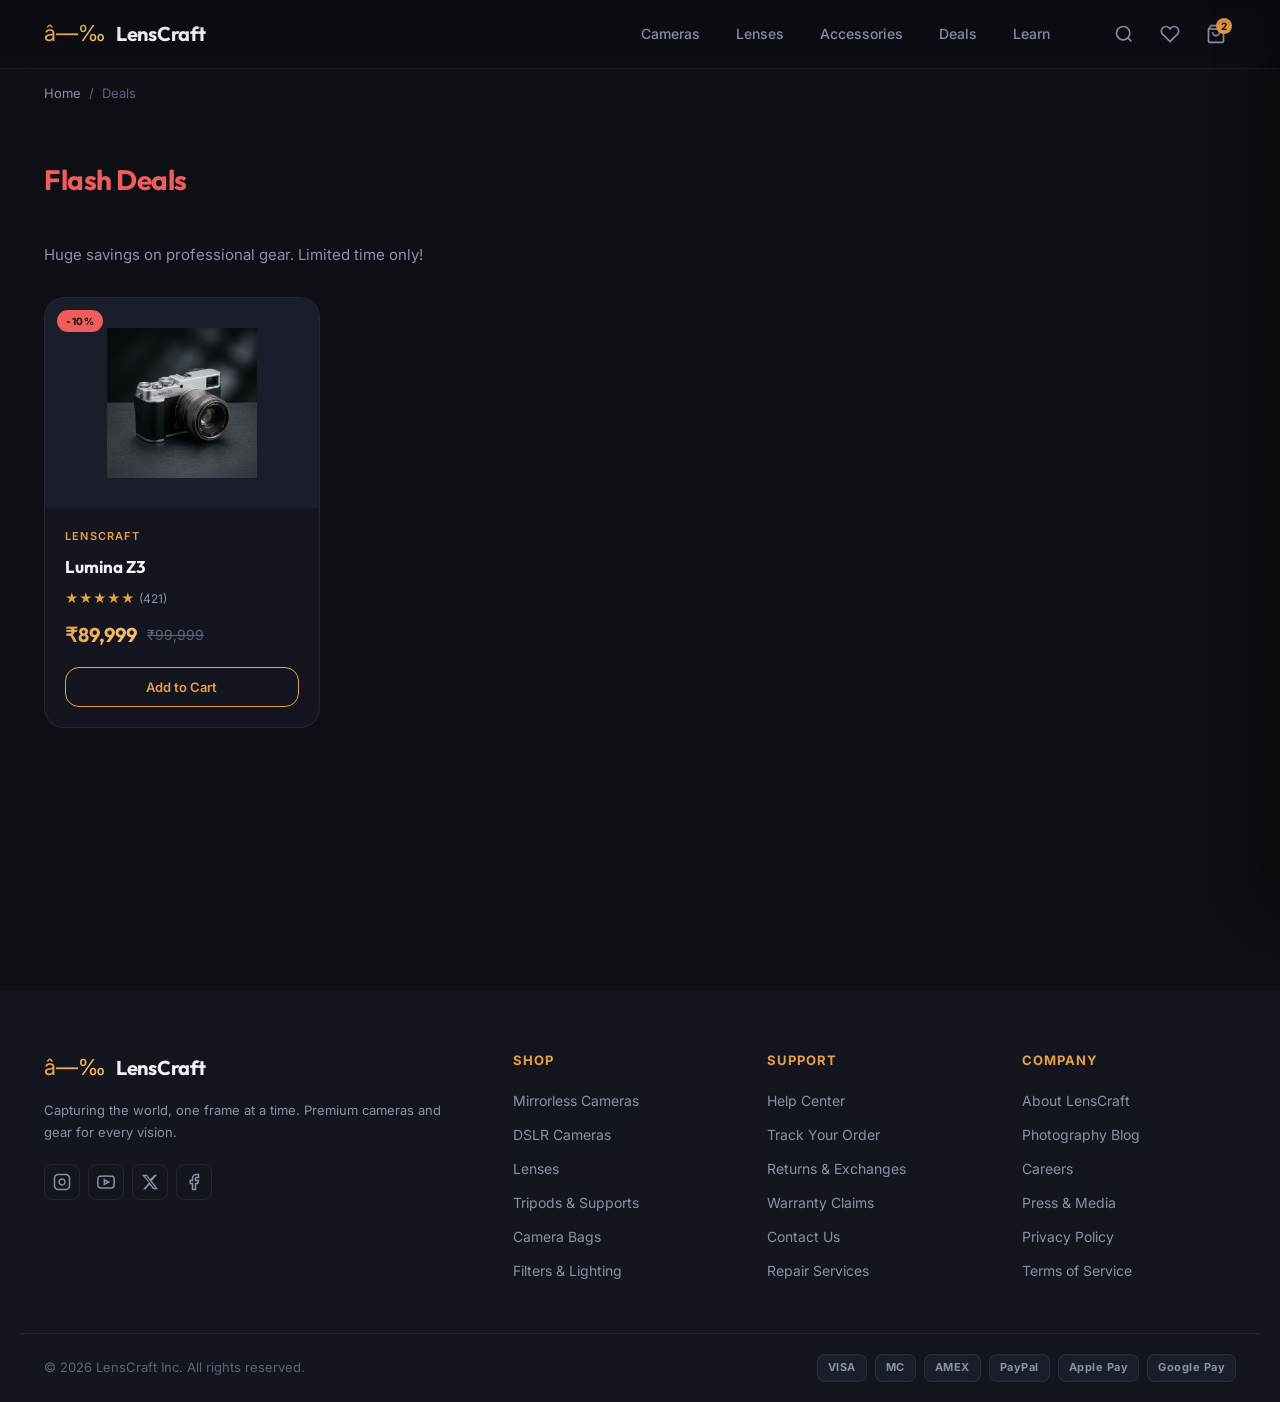
<file: deals.html>
<!DOCTYPE html>
<html lang="en">
<head>
  <meta charset="UTF-8" />
  <meta name="viewport" content="width=device-width, initial-scale=1.0" />
  <title>LensCraft â€“ Lumina X1 Pro Full-Frame Mirrorless Camera</title>
  <meta name="description" content="Shop the LensCraft Lumina X1 Pro â€“ a 45MP full-frame mirrorless camera with 8K video, AI autofocus, and weather sealing. Free shipping & 2-year warranty." />
  <link rel="preconnect" href="https://fonts.googleapis.com" />
  <link rel="preconnect" href="https://fonts.gstatic.com" crossorigin />
  <link href="https://fonts.googleapis.com/css2?family=Inter:wght@300;400;500;600;700;800&family=Outfit:wght@400;600;700;800&display=swap" rel="stylesheet" />
  <link rel="stylesheet" href="style.css" />
</head>
<body>

  <!-- ===== STICKY CART BAR ===== -->
  <div class="sticky-bar" id="sticky-bar" aria-hidden="true">
    <div class="container sticky-bar-inner">
      <div class="sticky-bar-product">
        <img src="camera_main.png" alt="Lumina X1 Pro" class="sticky-bar-img" />
        <div>
          <span class="sticky-bar-name">Lumina X1 Pro</span>
          <span class="sticky-bar-price">â‚¹2,08,999</span>
        </div>
      </div>
      <div class="sticky-bar-actions">
        <div class="stars" style="font-size:13px">
          <span class="star filled">â˜…</span><span class="star filled">â˜…</span><span class="star filled">â˜…</span><span class="star filled">â˜…</span><span class="star half">â˜…</span>
          <span style="color:var(--clr-muted);margin-left:4px;font-size:12px">(247)</span>
        </div>
        <button class="btn-primary sticky-bar-btn" id="sticky-add-to-cart" onclick="stickyAddToCart()">Add to Cart</button>
      </div>
    </div>
  </div>

  <!-- ===== LIGHTBOX MODAL ===== -->
  <div class="lightbox" id="lightbox" role="dialog" aria-modal="true" aria-label="Image viewer">
    <button class="lightbox-close" id="lightbox-close" aria-label="Close">âœ•</button>
    <img src="camera_main.png" alt="Lumina X1 Pro enlarged view" id="lightbox-img" class="lightbox-img" />
    <div class="lightbox-thumbs" id="lightbox-thumbs">
      <button class="lb-thumb active" data-src="camera_main.png"><img src="camera_main.png" alt="Front" /></button>
      <button class="lb-thumb" data-src="camera_thumb2.png"><img src="camera_thumb2.png" alt="Lens" /></button>
      <button class="lb-thumb" data-src="camera_thumb3.png"><img src="camera_thumb3.png" alt="Side" /></button>
      <button class="lb-thumb" data-src="camera_thumb4.png"><img src="camera_thumb4.png" alt="Rear" /></button>
    </div>
  </div>
  <div class="lightbox-overlay" id="lightbox-overlay"></div>

  <!-- ===== TOAST ===== -->
  <div class="toast" id="toast" role="status" aria-live="polite">
    <span class="toast-icon">ðŸ›’</span>
    <div class="toast-text">
      <strong>Added to cart!</strong>
      <span id="toast-sub">Lumina X1 Pro â€” Midnight Black</span>
    </div>
    <button class="toast-view" id="toast-view" onclick="openCartPanel()">View Cart â†’</button>
  </div>

  <!-- ===== CART SIDEBAR PANEL ===== -->
  <div class="cart-overlay" id="cart-overlay" onclick="closeCartPanel()"></div>
  <aside class="cart-panel" id="cart-panel" aria-label="Shopping cart" role="dialog">
    <div class="cart-panel-header">
      <h2 class="cart-panel-title">ðŸ›’ Your Cart</h2>
      <button class="cart-panel-close" id="cart-panel-close" onclick="closeCartPanel()" aria-label="Close cart">âœ•</button>
    </div>
    <div class="cart-panel-body" id="cart-panel-body">
      <!-- Items populated by JS -->
    </div>
    <div class="cart-panel-footer" id="cart-panel-footer">
      <div class="cart-total-row">
        <span>Subtotal</span>
        <span id="cart-subtotal">â‚¹0</span>
      </div>
      <button class="btn-primary" style="width:100%;margin-top:16px" id="checkout-btn">Proceed to Checkout â†’</button>
      <button class="btn-secondary" style="width:100%;margin-top:10px" onclick="closeCartPanel()">Continue Shopping</button>
    </div>
  </aside>

  <!-- ===== HEADER ===== -->
  <header class="header" id="site-header">
    <div class="header-inner container">
      <a href="#" class="logo" id="logo-link">
        <span class="logo-icon">â—‰</span>
        <span class="logo-text">LensCraft</span>
      </a>

      <nav class="nav" id="main-nav" aria-label="Main navigation">
        <a href="index.html" class="nav-link" id="nav-cameras">Cameras</a>
        <a href="lenses.html" class="nav-link" id="nav-lenses">Lenses</a>
        <a href="accessories.html" class="nav-link" id="nav-accessories">Accessories</a>
        <a href="deals.html" class="nav-link" id="nav-deals">Deals</a>
        <a href="learn.html" class="nav-link" id="nav-learn">Learn</a>
      </nav>

      <div class="header-actions">
        <button class="icon-btn" id="search-btn" aria-label="Search">
          <svg width="20" height="20" fill="none" stroke="currentColor" stroke-width="2" viewBox="0 0 24 24"><circle cx="11" cy="11" r="8"/><path d="m21 21-4.35-4.35"/></svg>
        </button>
        <button class="icon-btn" id="wishlist-btn" aria-label="Wishlist">
          <svg width="20" height="20" fill="none" stroke="currentColor" stroke-width="2" viewBox="0 0 24 24"><path d="M20.84 4.61a5.5 5.5 0 0 0-7.78 0L12 5.67l-1.06-1.06a5.5 5.5 0 0 0-7.78 7.78l1.06 1.06L12 21.23l7.78-7.78 1.06-1.06a5.5 5.5 0 0 0 0-7.78z"/></svg>
        </button>
        <button class="icon-btn cart-btn" id="cart-btn" aria-label="Cart">
          <svg width="20" height="20" fill="none" stroke="currentColor" stroke-width="2" viewBox="0 0 24 24"><path d="M6 2 3 6v14a2 2 0 0 0 2 2h14a2 2 0 0 0 2-2V6l-3-4z"/><line x1="3" y1="6" x2="21" y2="6"/><path d="M16 10a4 4 0 0 1-8 0"/></svg>
          <span class="cart-badge" id="cart-count">2</span>
        </button>
      </div>
    </div>
  </header>

  <!-- ===== BREADCRUMB ===== -->  <!-- ===== BREADCRUMB ===== -->
  <div class="breadcrumb container" id="breadcrumb">
    <a href="index.html">Home</a> <span>/</span>
    <span class="bc-current">Deals</span>
  </div>

  <section class="container" style="padding: 40px 24px; min-height: 50vh;">
    <h1 class="section-title" style="color: #f05c5c;">Flash Deals</h1>
    <p style="color: var(--clr-muted); margin-bottom: 30px;">Huge savings on professional gear. Limited time only!</p>
    <div class="related-grid" style="grid-template-columns: repeat(auto-fill, minmax(240px, 1fr)); gap: 30px;">
      <article class="related-card">
        <div class="related-img-wrap">
          <img src="camera_z3.png" alt="Camera" class="related-img" />
          <span class="related-badge" style="background: #f05c5c;">-10%</span>
        </div>
        <div class="related-info">
          <span class="related-brand">LensCraft</span>
          <h3 class="related-name">Lumina Z3</h3>
          <div class="related-stars">★★★★★ <span>(421)</span></div>
          <div class="related-price-row">
            <span class="related-price">₹89,999</span>
            <span class="related-orig">₹99,999</span>
          </div>
          <button class="btn-secondary related-cta" id="deal-1" data-name="Lumina Z3" data-price="89999">Add to Cart</button>
        </div>
      </article>
    </div>
  </section><!-- ===== NEWSLETTER ===== -->
  <!-- reveal applied below -->
  <section class="newsletter-section reveal" id="newsletter-section">
    <div class="container newsletter-inner">
      <div class="newsletter-text">
        <h2>Stay in the Frame</h2>
        <p>Get early access to new gear drops, exclusive deals, and photography tips from the pros.</p>
      </div>
      <form class="newsletter-form" id="newsletter-form" onsubmit="handleNewsletterSubmit(event)">
        <input type="email" id="newsletter-email" placeholder="Enter your email address" class="newsletter-input" required aria-label="Email address" />
        <button type="submit" class="btn-primary" id="newsletter-submit">Subscribe</button>
      </form>
    </div>
  </section>

  <!-- ===== FOOTER ===== -->
  <footer class="footer" id="site-footer">
    <div class="container footer-grid">

      <div class="footer-col" id="footer-brand">
        <a href="#" class="logo">
          <span class="logo-icon">â—‰</span>
          <span class="logo-text">LensCraft</span>
        </a>
        <p class="footer-tagline">Capturing the world, one frame at a time. Premium cameras and gear for every vision.</p>
        <div class="social-links" id="social-links">
          <a href="#" class="social-link" id="social-instagram" aria-label="Instagram">
            <svg width="18" height="18" fill="none" stroke="currentColor" stroke-width="2" viewBox="0 0 24 24"><rect x="2" y="2" width="20" height="20" rx="5" ry="5"/><path d="M16 11.37A4 4 0 1 1 12.63 8 4 4 0 0 1 16 11.37z"/><line x1="17.5" y1="6.5" x2="17.51" y2="6.5"/></svg>
          </a>
          <a href="#" class="social-link" id="social-youtube" aria-label="YouTube">
            <svg width="18" height="18" fill="none" stroke="currentColor" stroke-width="2" viewBox="0 0 24 24"><path d="M22.54 6.42a2.78 2.78 0 0 0-1.94-1.96C18.88 4 12 4 12 4s-6.88 0-8.6.46a2.78 2.78 0 0 0-1.94 1.96A29 29 0 0 0 1 12a29 29 0 0 0 .46 5.58A2.78 2.78 0 0 0 3.4 19.54C5.12 20 12 20 12 20s6.88 0 8.6-.46a2.78 2.78 0 0 0 1.94-1.94A29 29 0 0 0 23 12a29 29 0 0 0-.46-5.58z"/><polygon points="9.75 15.02 15.5 12 9.75 8.98 9.75 15.02"/></svg>
          </a>
          <a href="#" class="social-link" id="social-twitter" aria-label="Twitter/X">
            <svg width="18" height="18" fill="currentColor" viewBox="0 0 24 24"><path d="M18.244 2.25h3.308l-7.227 8.26 8.502 11.24H16.17l-4.714-6.231-5.401 6.231H2.746l7.73-8.835L1.254 2.25H8.08l4.259 5.63zm-1.161 17.52h1.833L7.084 4.126H5.117z"/></svg>
          </a>
          <a href="#" class="social-link" id="social-facebook" aria-label="Facebook">
            <svg width="18" height="18" fill="none" stroke="currentColor" stroke-width="2" viewBox="0 0 24 24"><path d="M18 2h-3a5 5 0 0 0-5 5v3H7v4h3v8h4v-8h3l1-4h-4V7a1 1 0 0 1 1-1h3z"/></svg>
          </a>
        </div>
      </div>

      <div class="footer-col" id="footer-shop">
        <h4>Shop</h4>
        <ul>
          <li><a href="#" id="footer-mirrorless">Mirrorless Cameras</a></li>
          <li><a href="#" id="footer-dslr">DSLR Cameras</a></li>
          <li><a href="#" id="footer-lenses">Lenses</a></li>
          <li><a href="#" id="footer-tripods">Tripods & Supports</a></li>
          <li><a href="#" id="footer-bags">Camera Bags</a></li>
          <li><a href="#" id="footer-filters">Filters & Lighting</a></li>
        </ul>
      </div>

      <div class="footer-col" id="footer-support">
        <h4>Support</h4>
        <ul>
          <li><a href="#" id="footer-help">Help Center</a></li>
          <li><a href="#" id="footer-track">Track Your Order</a></li>
          <li><a href="#" id="footer-returns">Returns & Exchanges</a></li>
          <li><a href="#" id="footer-warranty-link">Warranty Claims</a></li>
          <li><a href="#" id="footer-contact">Contact Us</a></li>
          <li><a href="#" id="footer-repair">Repair Services</a></li>
        </ul>
      </div>

      <div class="footer-col" id="footer-company">
        <h4>Company</h4>
        <ul>
          <li><a href="#" id="footer-about">About LensCraft</a></li>
          <li><a href="#" id="footer-blog">Photography Blog</a></li>
          <li><a href="#" id="footer-careers">Careers</a></li>
          <li><a href="#" id="footer-press">Press & Media</a></li>
          <li><a href="#" id="footer-privacy">Privacy Policy</a></li>
          <li><a href="#" id="footer-terms">Terms of Service</a></li>
        </ul>
      </div>

    </div>

    <div class="footer-bottom">
      <div class="container footer-bottom-inner">
        <p>&copy; 2026 LensCraft Inc. All rights reserved.</p>
        <div class="payment-icons" id="payment-icons" aria-label="Accepted payment methods">
          <span class="payment-chip" id="pay-visa">VISA</span>
          <span class="payment-chip" id="pay-mc">MC</span>
          <span class="payment-chip" id="pay-amex">AMEX</span>
          <span class="payment-chip" id="pay-paypal">PayPal</span>
          <span class="payment-chip" id="pay-apple">Apple Pay</span>
          <span class="payment-chip" id="pay-google">Google Pay</span>
        </div>
      </div>
    </div>
  </footer>

  <!-- Back to Top -->
  <button class="back-to-top" id="back-to-top" aria-label="Back to top">
    <svg width="20" height="20" fill="none" stroke="currentColor" stroke-width="2.5" viewBox="0 0 24 24"><polyline points="18 15 12 9 6 15"/></svg>
  </button>

  <script src="script.js"></script>
</body>
</html>
</file>
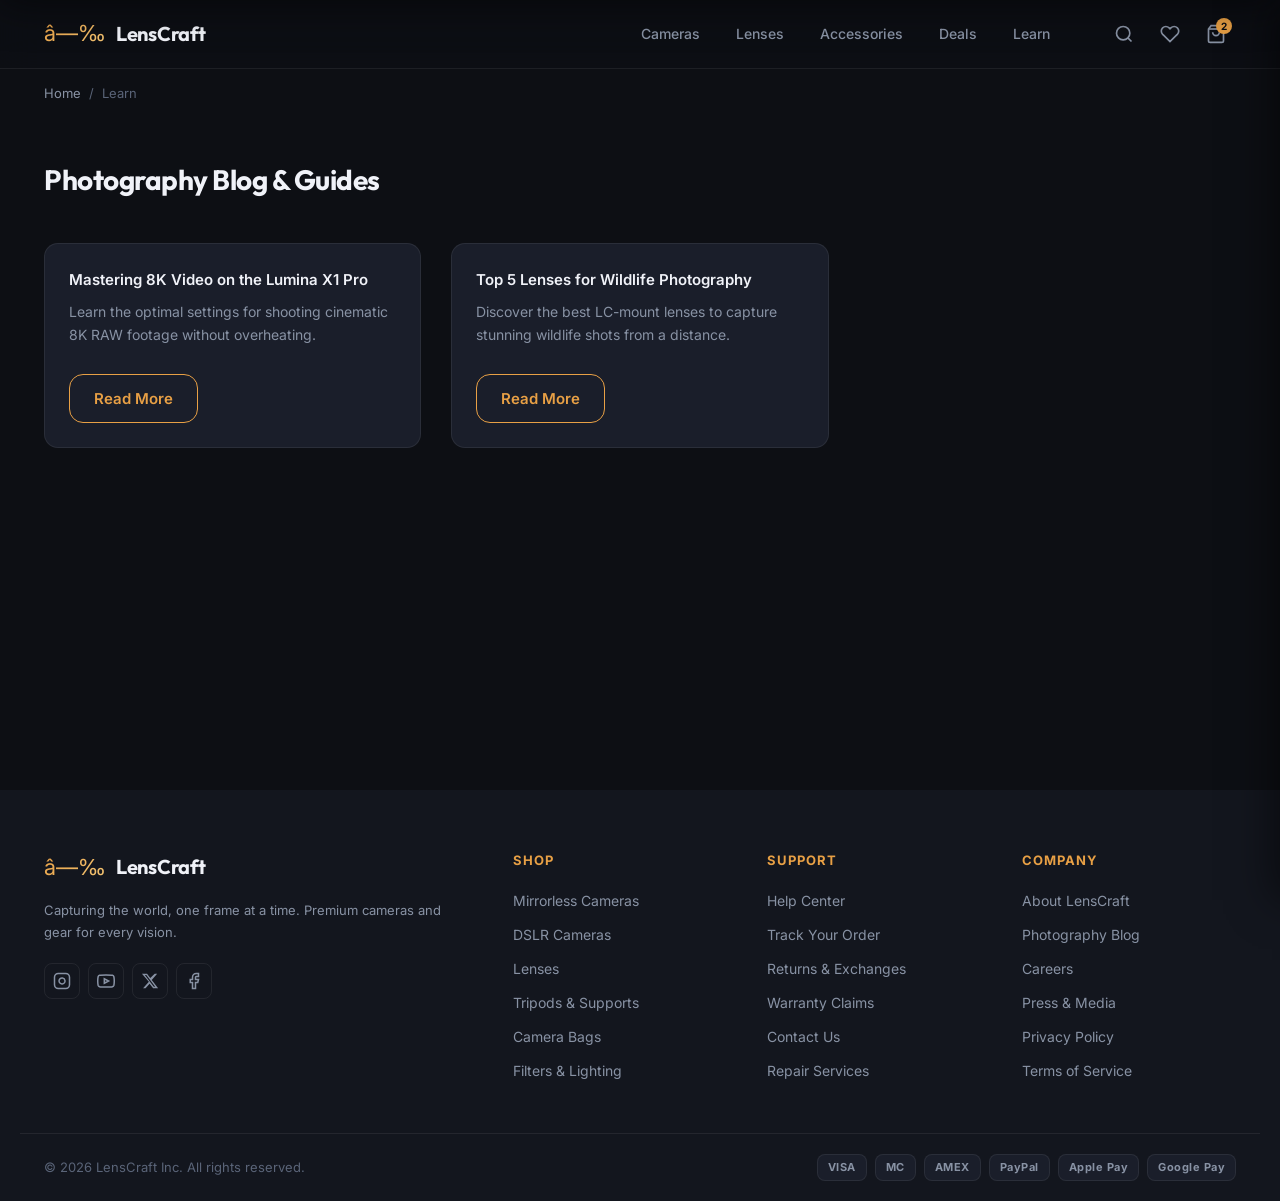
<file: learn.html>
<!DOCTYPE html>
<html lang="en">
<head>
  <meta charset="UTF-8" />
  <meta name="viewport" content="width=device-width, initial-scale=1.0" />
  <title>LensCraft â€“ Lumina X1 Pro Full-Frame Mirrorless Camera</title>
  <meta name="description" content="Shop the LensCraft Lumina X1 Pro â€“ a 45MP full-frame mirrorless camera with 8K video, AI autofocus, and weather sealing. Free shipping & 2-year warranty." />
  <link rel="preconnect" href="https://fonts.googleapis.com" />
  <link rel="preconnect" href="https://fonts.gstatic.com" crossorigin />
  <link href="https://fonts.googleapis.com/css2?family=Inter:wght@300;400;500;600;700;800&family=Outfit:wght@400;600;700;800&display=swap" rel="stylesheet" />
  <link rel="stylesheet" href="style.css" />
</head>
<body>

  <!-- ===== STICKY CART BAR ===== -->
  <div class="sticky-bar" id="sticky-bar" aria-hidden="true">
    <div class="container sticky-bar-inner">
      <div class="sticky-bar-product">
        <img src="camera_main.png" alt="Lumina X1 Pro" class="sticky-bar-img" />
        <div>
          <span class="sticky-bar-name">Lumina X1 Pro</span>
          <span class="sticky-bar-price">â‚¹2,08,999</span>
        </div>
      </div>
      <div class="sticky-bar-actions">
        <div class="stars" style="font-size:13px">
          <span class="star filled">â˜…</span><span class="star filled">â˜…</span><span class="star filled">â˜…</span><span class="star filled">â˜…</span><span class="star half">â˜…</span>
          <span style="color:var(--clr-muted);margin-left:4px;font-size:12px">(247)</span>
        </div>
        <button class="btn-primary sticky-bar-btn" id="sticky-add-to-cart" onclick="stickyAddToCart()">Add to Cart</button>
      </div>
    </div>
  </div>

  <!-- ===== LIGHTBOX MODAL ===== -->
  <div class="lightbox" id="lightbox" role="dialog" aria-modal="true" aria-label="Image viewer">
    <button class="lightbox-close" id="lightbox-close" aria-label="Close">âœ•</button>
    <img src="camera_main.png" alt="Lumina X1 Pro enlarged view" id="lightbox-img" class="lightbox-img" />
    <div class="lightbox-thumbs" id="lightbox-thumbs">
      <button class="lb-thumb active" data-src="camera_main.png"><img src="camera_main.png" alt="Front" /></button>
      <button class="lb-thumb" data-src="camera_thumb2.png"><img src="camera_thumb2.png" alt="Lens" /></button>
      <button class="lb-thumb" data-src="camera_thumb3.png"><img src="camera_thumb3.png" alt="Side" /></button>
      <button class="lb-thumb" data-src="camera_thumb4.png"><img src="camera_thumb4.png" alt="Rear" /></button>
    </div>
  </div>
  <div class="lightbox-overlay" id="lightbox-overlay"></div>

  <!-- ===== TOAST ===== -->
  <div class="toast" id="toast" role="status" aria-live="polite">
    <span class="toast-icon">ðŸ›’</span>
    <div class="toast-text">
      <strong>Added to cart!</strong>
      <span id="toast-sub">Lumina X1 Pro â€” Midnight Black</span>
    </div>
    <button class="toast-view" id="toast-view" onclick="openCartPanel()">View Cart â†’</button>
  </div>

  <!-- ===== CART SIDEBAR PANEL ===== -->
  <div class="cart-overlay" id="cart-overlay" onclick="closeCartPanel()"></div>
  <aside class="cart-panel" id="cart-panel" aria-label="Shopping cart" role="dialog">
    <div class="cart-panel-header">
      <h2 class="cart-panel-title">ðŸ›’ Your Cart</h2>
      <button class="cart-panel-close" id="cart-panel-close" onclick="closeCartPanel()" aria-label="Close cart">âœ•</button>
    </div>
    <div class="cart-panel-body" id="cart-panel-body">
      <!-- Items populated by JS -->
    </div>
    <div class="cart-panel-footer" id="cart-panel-footer">
      <div class="cart-total-row">
        <span>Subtotal</span>
        <span id="cart-subtotal">â‚¹0</span>
      </div>
      <button class="btn-primary" style="width:100%;margin-top:16px" id="checkout-btn">Proceed to Checkout â†’</button>
      <button class="btn-secondary" style="width:100%;margin-top:10px" onclick="closeCartPanel()">Continue Shopping</button>
    </div>
  </aside>

  <!-- ===== HEADER ===== -->
  <header class="header" id="site-header">
    <div class="header-inner container">
      <a href="#" class="logo" id="logo-link">
        <span class="logo-icon">â—‰</span>
        <span class="logo-text">LensCraft</span>
      </a>

      <nav class="nav" id="main-nav" aria-label="Main navigation">
        <a href="index.html" class="nav-link" id="nav-cameras">Cameras</a>
        <a href="lenses.html" class="nav-link" id="nav-lenses">Lenses</a>
        <a href="accessories.html" class="nav-link" id="nav-accessories">Accessories</a>
        <a href="deals.html" class="nav-link" id="nav-deals">Deals</a>
        <a href="learn.html" class="nav-link" id="nav-learn">Learn</a>
      </nav>

      <div class="header-actions">
        <button class="icon-btn" id="search-btn" aria-label="Search">
          <svg width="20" height="20" fill="none" stroke="currentColor" stroke-width="2" viewBox="0 0 24 24"><circle cx="11" cy="11" r="8"/><path d="m21 21-4.35-4.35"/></svg>
        </button>
        <button class="icon-btn" id="wishlist-btn" aria-label="Wishlist">
          <svg width="20" height="20" fill="none" stroke="currentColor" stroke-width="2" viewBox="0 0 24 24"><path d="M20.84 4.61a5.5 5.5 0 0 0-7.78 0L12 5.67l-1.06-1.06a5.5 5.5 0 0 0-7.78 7.78l1.06 1.06L12 21.23l7.78-7.78 1.06-1.06a5.5 5.5 0 0 0 0-7.78z"/></svg>
        </button>
        <button class="icon-btn cart-btn" id="cart-btn" aria-label="Cart">
          <svg width="20" height="20" fill="none" stroke="currentColor" stroke-width="2" viewBox="0 0 24 24"><path d="M6 2 3 6v14a2 2 0 0 0 2 2h14a2 2 0 0 0 2-2V6l-3-4z"/><line x1="3" y1="6" x2="21" y2="6"/><path d="M16 10a4 4 0 0 1-8 0"/></svg>
          <span class="cart-badge" id="cart-count">2</span>
        </button>
      </div>
    </div>
  </header>

  <!-- ===== BREADCRUMB ===== -->  <!-- ===== BREADCRUMB ===== -->
  <div class="breadcrumb container" id="breadcrumb">
    <a href="index.html">Home</a> <span>/</span>
    <span class="bc-current">Learn</span>
  </div>

  <section class="container" style="padding: 40px 24px; min-height: 50vh;">
    <h1 class="section-title">Photography Blog & Guides</h1>
    <div style="display: grid; grid-template-columns: repeat(auto-fill, minmax(300px, 1fr)); gap: 30px;">
      <div class="review-card">
        <h3 class="review-title">Mastering 8K Video on the Lumina X1 Pro</h3>
        <p class="review-body">Learn the optimal settings for shooting cinematic 8K RAW footage without overheating.</p>
        <button class="btn-secondary" style="margin-top: 15px;">Read More</button>
      </div>
      <div class="review-card">
        <h3 class="review-title">Top 5 Lenses for Wildlife Photography</h3>
        <p class="review-body">Discover the best LC-mount lenses to capture stunning wildlife shots from a distance.</p>
        <button class="btn-secondary" style="margin-top: 15px;">Read More</button>
      </div>
    </div>
  </section><!-- ===== NEWSLETTER ===== -->
  <!-- reveal applied below -->
  <section class="newsletter-section reveal" id="newsletter-section">
    <div class="container newsletter-inner">
      <div class="newsletter-text">
        <h2>Stay in the Frame</h2>
        <p>Get early access to new gear drops, exclusive deals, and photography tips from the pros.</p>
      </div>
      <form class="newsletter-form" id="newsletter-form" onsubmit="handleNewsletterSubmit(event)">
        <input type="email" id="newsletter-email" placeholder="Enter your email address" class="newsletter-input" required aria-label="Email address" />
        <button type="submit" class="btn-primary" id="newsletter-submit">Subscribe</button>
      </form>
    </div>
  </section>

  <!-- ===== FOOTER ===== -->
  <footer class="footer" id="site-footer">
    <div class="container footer-grid">

      <div class="footer-col" id="footer-brand">
        <a href="#" class="logo">
          <span class="logo-icon">â—‰</span>
          <span class="logo-text">LensCraft</span>
        </a>
        <p class="footer-tagline">Capturing the world, one frame at a time. Premium cameras and gear for every vision.</p>
        <div class="social-links" id="social-links">
          <a href="#" class="social-link" id="social-instagram" aria-label="Instagram">
            <svg width="18" height="18" fill="none" stroke="currentColor" stroke-width="2" viewBox="0 0 24 24"><rect x="2" y="2" width="20" height="20" rx="5" ry="5"/><path d="M16 11.37A4 4 0 1 1 12.63 8 4 4 0 0 1 16 11.37z"/><line x1="17.5" y1="6.5" x2="17.51" y2="6.5"/></svg>
          </a>
          <a href="#" class="social-link" id="social-youtube" aria-label="YouTube">
            <svg width="18" height="18" fill="none" stroke="currentColor" stroke-width="2" viewBox="0 0 24 24"><path d="M22.54 6.42a2.78 2.78 0 0 0-1.94-1.96C18.88 4 12 4 12 4s-6.88 0-8.6.46a2.78 2.78 0 0 0-1.94 1.96A29 29 0 0 0 1 12a29 29 0 0 0 .46 5.58A2.78 2.78 0 0 0 3.4 19.54C5.12 20 12 20 12 20s6.88 0 8.6-.46a2.78 2.78 0 0 0 1.94-1.94A29 29 0 0 0 23 12a29 29 0 0 0-.46-5.58z"/><polygon points="9.75 15.02 15.5 12 9.75 8.98 9.75 15.02"/></svg>
          </a>
          <a href="#" class="social-link" id="social-twitter" aria-label="Twitter/X">
            <svg width="18" height="18" fill="currentColor" viewBox="0 0 24 24"><path d="M18.244 2.25h3.308l-7.227 8.26 8.502 11.24H16.17l-4.714-6.231-5.401 6.231H2.746l7.73-8.835L1.254 2.25H8.08l4.259 5.63zm-1.161 17.52h1.833L7.084 4.126H5.117z"/></svg>
          </a>
          <a href="#" class="social-link" id="social-facebook" aria-label="Facebook">
            <svg width="18" height="18" fill="none" stroke="currentColor" stroke-width="2" viewBox="0 0 24 24"><path d="M18 2h-3a5 5 0 0 0-5 5v3H7v4h3v8h4v-8h3l1-4h-4V7a1 1 0 0 1 1-1h3z"/></svg>
          </a>
        </div>
      </div>

      <div class="footer-col" id="footer-shop">
        <h4>Shop</h4>
        <ul>
          <li><a href="#" id="footer-mirrorless">Mirrorless Cameras</a></li>
          <li><a href="#" id="footer-dslr">DSLR Cameras</a></li>
          <li><a href="#" id="footer-lenses">Lenses</a></li>
          <li><a href="#" id="footer-tripods">Tripods & Supports</a></li>
          <li><a href="#" id="footer-bags">Camera Bags</a></li>
          <li><a href="#" id="footer-filters">Filters & Lighting</a></li>
        </ul>
      </div>

      <div class="footer-col" id="footer-support">
        <h4>Support</h4>
        <ul>
          <li><a href="#" id="footer-help">Help Center</a></li>
          <li><a href="#" id="footer-track">Track Your Order</a></li>
          <li><a href="#" id="footer-returns">Returns & Exchanges</a></li>
          <li><a href="#" id="footer-warranty-link">Warranty Claims</a></li>
          <li><a href="#" id="footer-contact">Contact Us</a></li>
          <li><a href="#" id="footer-repair">Repair Services</a></li>
        </ul>
      </div>

      <div class="footer-col" id="footer-company">
        <h4>Company</h4>
        <ul>
          <li><a href="#" id="footer-about">About LensCraft</a></li>
          <li><a href="#" id="footer-blog">Photography Blog</a></li>
          <li><a href="#" id="footer-careers">Careers</a></li>
          <li><a href="#" id="footer-press">Press & Media</a></li>
          <li><a href="#" id="footer-privacy">Privacy Policy</a></li>
          <li><a href="#" id="footer-terms">Terms of Service</a></li>
        </ul>
      </div>

    </div>

    <div class="footer-bottom">
      <div class="container footer-bottom-inner">
        <p>&copy; 2026 LensCraft Inc. All rights reserved.</p>
        <div class="payment-icons" id="payment-icons" aria-label="Accepted payment methods">
          <span class="payment-chip" id="pay-visa">VISA</span>
          <span class="payment-chip" id="pay-mc">MC</span>
          <span class="payment-chip" id="pay-amex">AMEX</span>
          <span class="payment-chip" id="pay-paypal">PayPal</span>
          <span class="payment-chip" id="pay-apple">Apple Pay</span>
          <span class="payment-chip" id="pay-google">Google Pay</span>
        </div>
      </div>
    </div>
  </footer>

  <!-- Back to Top -->
  <button class="back-to-top" id="back-to-top" aria-label="Back to top">
    <svg width="20" height="20" fill="none" stroke="currentColor" stroke-width="2.5" viewBox="0 0 24 24"><polyline points="18 15 12 9 6 15"/></svg>
  </button>

  <script src="script.js"></script>
</body>
</html>
</file>
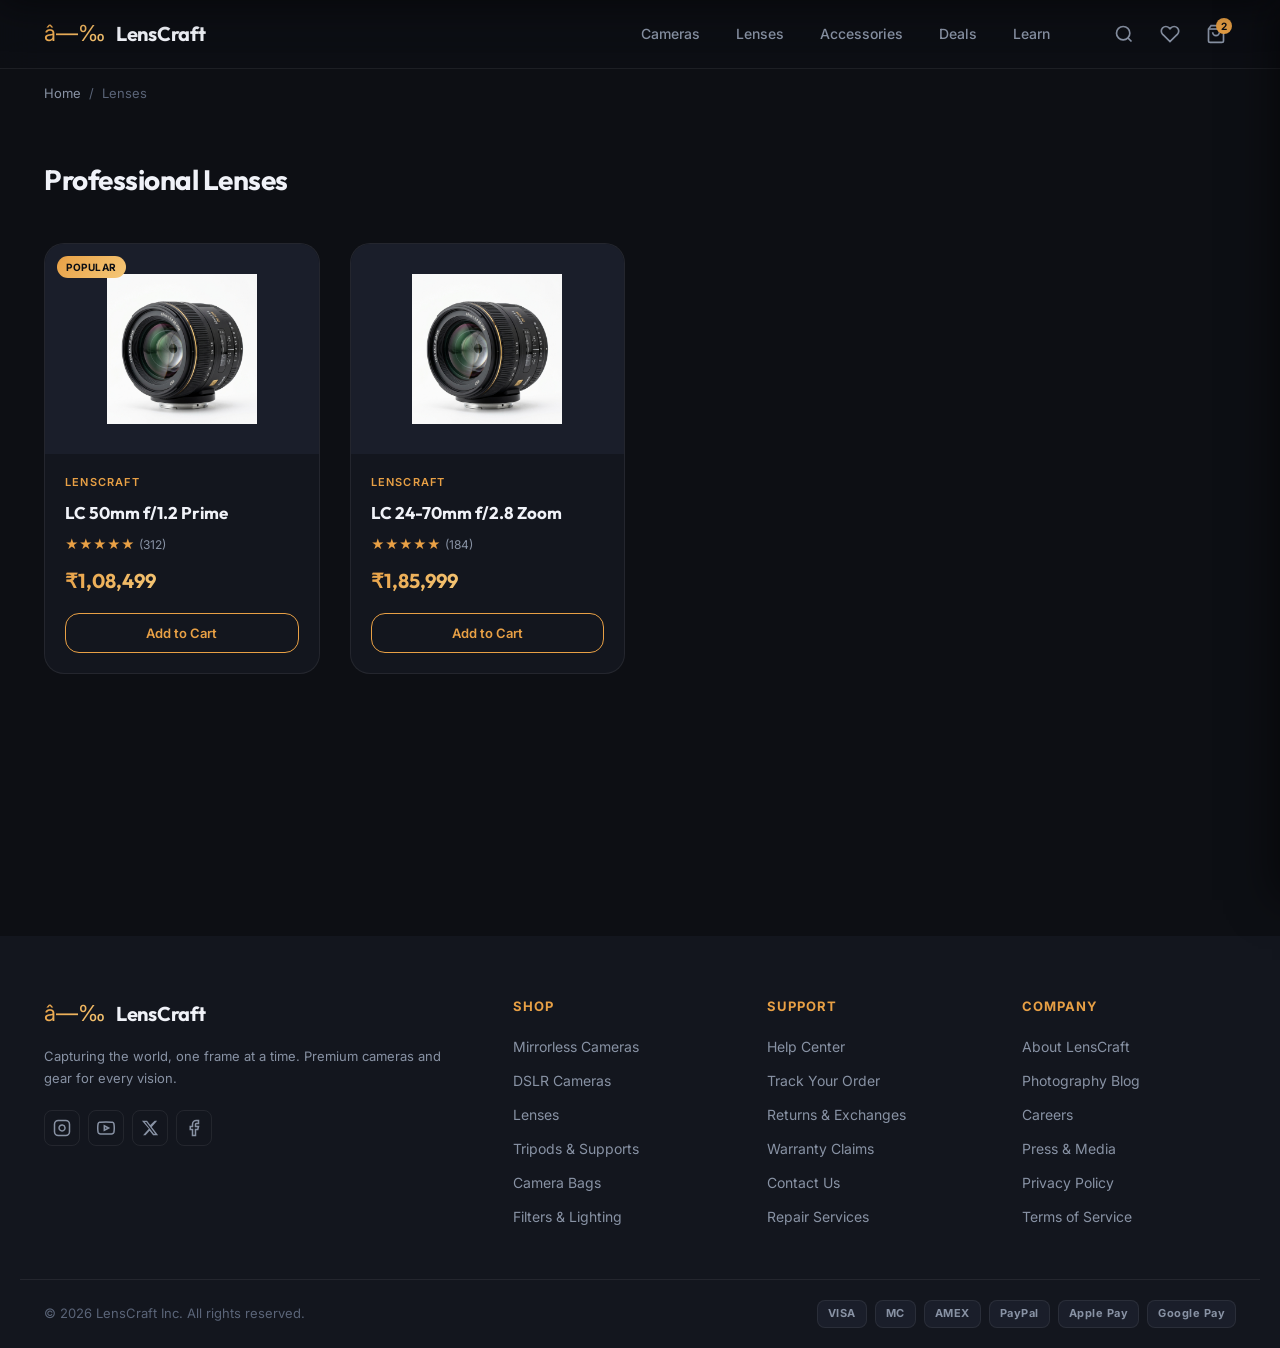
<file: lenses.html>
<!DOCTYPE html>
<html lang="en">
<head>
  <meta charset="UTF-8" />
  <meta name="viewport" content="width=device-width, initial-scale=1.0" />
  <title>LensCraft â€“ Lumina X1 Pro Full-Frame Mirrorless Camera</title>
  <meta name="description" content="Shop the LensCraft Lumina X1 Pro â€“ a 45MP full-frame mirrorless camera with 8K video, AI autofocus, and weather sealing. Free shipping & 2-year warranty." />
  <link rel="preconnect" href="https://fonts.googleapis.com" />
  <link rel="preconnect" href="https://fonts.gstatic.com" crossorigin />
  <link href="https://fonts.googleapis.com/css2?family=Inter:wght@300;400;500;600;700;800&family=Outfit:wght@400;600;700;800&display=swap" rel="stylesheet" />
  <link rel="stylesheet" href="style.css" />
</head>
<body>

  <!-- ===== STICKY CART BAR ===== -->
  <div class="sticky-bar" id="sticky-bar" aria-hidden="true">
    <div class="container sticky-bar-inner">
      <div class="sticky-bar-product">
        <img src="camera_main.png" alt="Lumina X1 Pro" class="sticky-bar-img" />
        <div>
          <span class="sticky-bar-name">Lumina X1 Pro</span>
          <span class="sticky-bar-price">â‚¹2,08,999</span>
        </div>
      </div>
      <div class="sticky-bar-actions">
        <div class="stars" style="font-size:13px">
          <span class="star filled">â˜…</span><span class="star filled">â˜…</span><span class="star filled">â˜…</span><span class="star filled">â˜…</span><span class="star half">â˜…</span>
          <span style="color:var(--clr-muted);margin-left:4px;font-size:12px">(247)</span>
        </div>
        <button class="btn-primary sticky-bar-btn" id="sticky-add-to-cart" onclick="stickyAddToCart()">Add to Cart</button>
      </div>
    </div>
  </div>

  <!-- ===== LIGHTBOX MODAL ===== -->
  <div class="lightbox" id="lightbox" role="dialog" aria-modal="true" aria-label="Image viewer">
    <button class="lightbox-close" id="lightbox-close" aria-label="Close">âœ•</button>
    <img src="camera_main.png" alt="Lumina X1 Pro enlarged view" id="lightbox-img" class="lightbox-img" />
    <div class="lightbox-thumbs" id="lightbox-thumbs">
      <button class="lb-thumb active" data-src="camera_main.png"><img src="camera_main.png" alt="Front" /></button>
      <button class="lb-thumb" data-src="camera_thumb2.png"><img src="camera_thumb2.png" alt="Lens" /></button>
      <button class="lb-thumb" data-src="camera_thumb3.png"><img src="camera_thumb3.png" alt="Side" /></button>
      <button class="lb-thumb" data-src="camera_thumb4.png"><img src="camera_thumb4.png" alt="Rear" /></button>
    </div>
  </div>
  <div class="lightbox-overlay" id="lightbox-overlay"></div>

  <!-- ===== TOAST ===== -->
  <div class="toast" id="toast" role="status" aria-live="polite">
    <span class="toast-icon">ðŸ›’</span>
    <div class="toast-text">
      <strong>Added to cart!</strong>
      <span id="toast-sub">Lumina X1 Pro â€” Midnight Black</span>
    </div>
    <button class="toast-view" id="toast-view" onclick="openCartPanel()">View Cart â†’</button>
  </div>

  <!-- ===== CART SIDEBAR PANEL ===== -->
  <div class="cart-overlay" id="cart-overlay" onclick="closeCartPanel()"></div>
  <aside class="cart-panel" id="cart-panel" aria-label="Shopping cart" role="dialog">
    <div class="cart-panel-header">
      <h2 class="cart-panel-title">ðŸ›’ Your Cart</h2>
      <button class="cart-panel-close" id="cart-panel-close" onclick="closeCartPanel()" aria-label="Close cart">âœ•</button>
    </div>
    <div class="cart-panel-body" id="cart-panel-body">
      <!-- Items populated by JS -->
    </div>
    <div class="cart-panel-footer" id="cart-panel-footer">
      <div class="cart-total-row">
        <span>Subtotal</span>
        <span id="cart-subtotal">â‚¹0</span>
      </div>
      <button class="btn-primary" style="width:100%;margin-top:16px" id="checkout-btn">Proceed to Checkout â†’</button>
      <button class="btn-secondary" style="width:100%;margin-top:10px" onclick="closeCartPanel()">Continue Shopping</button>
    </div>
  </aside>

  <!-- ===== HEADER ===== -->
  <header class="header" id="site-header">
    <div class="header-inner container">
      <a href="#" class="logo" id="logo-link">
        <span class="logo-icon">â—‰</span>
        <span class="logo-text">LensCraft</span>
      </a>

      <nav class="nav" id="main-nav" aria-label="Main navigation">
        <a href="index.html" class="nav-link" id="nav-cameras">Cameras</a>
        <a href="lenses.html" class="nav-link" id="nav-lenses">Lenses</a>
        <a href="accessories.html" class="nav-link" id="nav-accessories">Accessories</a>
        <a href="deals.html" class="nav-link" id="nav-deals">Deals</a>
        <a href="learn.html" class="nav-link" id="nav-learn">Learn</a>
      </nav>

      <div class="header-actions">
        <button class="icon-btn" id="search-btn" aria-label="Search">
          <svg width="20" height="20" fill="none" stroke="currentColor" stroke-width="2" viewBox="0 0 24 24"><circle cx="11" cy="11" r="8"/><path d="m21 21-4.35-4.35"/></svg>
        </button>
        <button class="icon-btn" id="wishlist-btn" aria-label="Wishlist">
          <svg width="20" height="20" fill="none" stroke="currentColor" stroke-width="2" viewBox="0 0 24 24"><path d="M20.84 4.61a5.5 5.5 0 0 0-7.78 0L12 5.67l-1.06-1.06a5.5 5.5 0 0 0-7.78 7.78l1.06 1.06L12 21.23l7.78-7.78 1.06-1.06a5.5 5.5 0 0 0 0-7.78z"/></svg>
        </button>
        <button class="icon-btn cart-btn" id="cart-btn" aria-label="Cart">
          <svg width="20" height="20" fill="none" stroke="currentColor" stroke-width="2" viewBox="0 0 24 24"><path d="M6 2 3 6v14a2 2 0 0 0 2 2h14a2 2 0 0 0 2-2V6l-3-4z"/><line x1="3" y1="6" x2="21" y2="6"/><path d="M16 10a4 4 0 0 1-8 0"/></svg>
          <span class="cart-badge" id="cart-count">2</span>
        </button>
      </div>
    </div>
  </header>

  <!-- ===== BREADCRUMB ===== -->  <!-- ===== BREADCRUMB ===== -->
  <div class="breadcrumb container" id="breadcrumb">
    <a href="index.html">Home</a> <span>/</span>
    <span class="bc-current">Lenses</span>
  </div>

  <section class="container" style="padding: 40px 24px; min-height: 50vh;">
    <h1 class="section-title">Professional Lenses</h1>
    <div class="related-grid" style="grid-template-columns: repeat(auto-fill, minmax(240px, 1fr)); gap: 30px;">
      <article class="related-card">
        <div class="related-img-wrap">
          <img src="camera_thumb2.png" alt="Lens" class="related-img" />
          <span class="related-badge">Popular</span>
        </div>
        <div class="related-info">
          <span class="related-brand">LensCraft</span>
          <h3 class="related-name">LC 50mm f/1.2 Prime</h3>
          <div class="related-stars">★★★★★ <span>(312)</span></div>
          <div class="related-price-row">
            <span class="related-price">₹1,08,499</span>
          </div>
          <button class="btn-secondary related-cta" id="lens-1" data-name="LC 50mm f/1.2 Prime" data-price="108499">Add to Cart</button>
        </div>
      </article>
      <article class="related-card">
        <div class="related-img-wrap">
          <img src="camera_thumb2.png" alt="Lens" class="related-img" />
        </div>
        <div class="related-info">
          <span class="related-brand">LensCraft</span>
          <h3 class="related-name">LC 24-70mm f/2.8 Zoom</h3>
          <div class="related-stars">★★★★★ <span>(184)</span></div>
          <div class="related-price-row">
            <span class="related-price">₹1,85,999</span>
          </div>
          <button class="btn-secondary related-cta" id="lens-2" data-name="LC 24-70mm f/2.8 Zoom" data-price="185999">Add to Cart</button>
        </div>
      </article>
    </div>
  </section><!-- ===== NEWSLETTER ===== -->
  <!-- reveal applied below -->
  <section class="newsletter-section reveal" id="newsletter-section">
    <div class="container newsletter-inner">
      <div class="newsletter-text">
        <h2>Stay in the Frame</h2>
        <p>Get early access to new gear drops, exclusive deals, and photography tips from the pros.</p>
      </div>
      <form class="newsletter-form" id="newsletter-form" onsubmit="handleNewsletterSubmit(event)">
        <input type="email" id="newsletter-email" placeholder="Enter your email address" class="newsletter-input" required aria-label="Email address" />
        <button type="submit" class="btn-primary" id="newsletter-submit">Subscribe</button>
      </form>
    </div>
  </section>

  <!-- ===== FOOTER ===== -->
  <footer class="footer" id="site-footer">
    <div class="container footer-grid">

      <div class="footer-col" id="footer-brand">
        <a href="#" class="logo">
          <span class="logo-icon">â—‰</span>
          <span class="logo-text">LensCraft</span>
        </a>
        <p class="footer-tagline">Capturing the world, one frame at a time. Premium cameras and gear for every vision.</p>
        <div class="social-links" id="social-links">
          <a href="#" class="social-link" id="social-instagram" aria-label="Instagram">
            <svg width="18" height="18" fill="none" stroke="currentColor" stroke-width="2" viewBox="0 0 24 24"><rect x="2" y="2" width="20" height="20" rx="5" ry="5"/><path d="M16 11.37A4 4 0 1 1 12.63 8 4 4 0 0 1 16 11.37z"/><line x1="17.5" y1="6.5" x2="17.51" y2="6.5"/></svg>
          </a>
          <a href="#" class="social-link" id="social-youtube" aria-label="YouTube">
            <svg width="18" height="18" fill="none" stroke="currentColor" stroke-width="2" viewBox="0 0 24 24"><path d="M22.54 6.42a2.78 2.78 0 0 0-1.94-1.96C18.88 4 12 4 12 4s-6.88 0-8.6.46a2.78 2.78 0 0 0-1.94 1.96A29 29 0 0 0 1 12a29 29 0 0 0 .46 5.58A2.78 2.78 0 0 0 3.4 19.54C5.12 20 12 20 12 20s6.88 0 8.6-.46a2.78 2.78 0 0 0 1.94-1.94A29 29 0 0 0 23 12a29 29 0 0 0-.46-5.58z"/><polygon points="9.75 15.02 15.5 12 9.75 8.98 9.75 15.02"/></svg>
          </a>
          <a href="#" class="social-link" id="social-twitter" aria-label="Twitter/X">
            <svg width="18" height="18" fill="currentColor" viewBox="0 0 24 24"><path d="M18.244 2.25h3.308l-7.227 8.26 8.502 11.24H16.17l-4.714-6.231-5.401 6.231H2.746l7.73-8.835L1.254 2.25H8.08l4.259 5.63zm-1.161 17.52h1.833L7.084 4.126H5.117z"/></svg>
          </a>
          <a href="#" class="social-link" id="social-facebook" aria-label="Facebook">
            <svg width="18" height="18" fill="none" stroke="currentColor" stroke-width="2" viewBox="0 0 24 24"><path d="M18 2h-3a5 5 0 0 0-5 5v3H7v4h3v8h4v-8h3l1-4h-4V7a1 1 0 0 1 1-1h3z"/></svg>
          </a>
        </div>
      </div>

      <div class="footer-col" id="footer-shop">
        <h4>Shop</h4>
        <ul>
          <li><a href="#" id="footer-mirrorless">Mirrorless Cameras</a></li>
          <li><a href="#" id="footer-dslr">DSLR Cameras</a></li>
          <li><a href="#" id="footer-lenses">Lenses</a></li>
          <li><a href="#" id="footer-tripods">Tripods & Supports</a></li>
          <li><a href="#" id="footer-bags">Camera Bags</a></li>
          <li><a href="#" id="footer-filters">Filters & Lighting</a></li>
        </ul>
      </div>

      <div class="footer-col" id="footer-support">
        <h4>Support</h4>
        <ul>
          <li><a href="#" id="footer-help">Help Center</a></li>
          <li><a href="#" id="footer-track">Track Your Order</a></li>
          <li><a href="#" id="footer-returns">Returns & Exchanges</a></li>
          <li><a href="#" id="footer-warranty-link">Warranty Claims</a></li>
          <li><a href="#" id="footer-contact">Contact Us</a></li>
          <li><a href="#" id="footer-repair">Repair Services</a></li>
        </ul>
      </div>

      <div class="footer-col" id="footer-company">
        <h4>Company</h4>
        <ul>
          <li><a href="#" id="footer-about">About LensCraft</a></li>
          <li><a href="#" id="footer-blog">Photography Blog</a></li>
          <li><a href="#" id="footer-careers">Careers</a></li>
          <li><a href="#" id="footer-press">Press & Media</a></li>
          <li><a href="#" id="footer-privacy">Privacy Policy</a></li>
          <li><a href="#" id="footer-terms">Terms of Service</a></li>
        </ul>
      </div>

    </div>

    <div class="footer-bottom">
      <div class="container footer-bottom-inner">
        <p>&copy; 2026 LensCraft Inc. All rights reserved.</p>
        <div class="payment-icons" id="payment-icons" aria-label="Accepted payment methods">
          <span class="payment-chip" id="pay-visa">VISA</span>
          <span class="payment-chip" id="pay-mc">MC</span>
          <span class="payment-chip" id="pay-amex">AMEX</span>
          <span class="payment-chip" id="pay-paypal">PayPal</span>
          <span class="payment-chip" id="pay-apple">Apple Pay</span>
          <span class="payment-chip" id="pay-google">Google Pay</span>
        </div>
      </div>
    </div>
  </footer>

  <!-- Back to Top -->
  <button class="back-to-top" id="back-to-top" aria-label="Back to top">
    <svg width="20" height="20" fill="none" stroke="currentColor" stroke-width="2.5" viewBox="0 0 24 24"><polyline points="18 15 12 9 6 15"/></svg>
  </button>

  <script src="script.js"></script>
</body>
</html>
</file>
<file: style.css>
/* ===========================
   LensCraft – style.css
   =========================== */

/* ---------- Reset & Base ---------- */
*, *::before, *::after { box-sizing: border-box; margin: 0; padding: 0; }

:root {
  --clr-bg:        #0d0f14;
  --clr-surface:   #13161e;
  --clr-surface2:  #1a1e2a;
  --clr-border:    rgba(255,255,255,0.07);
  --clr-accent:    #e8a045;
  --clr-accent2:   #f0b96a;
  --clr-gold-grad: linear-gradient(135deg, #e8a045, #f5c878);
  --clr-text:      #f0f2f8;
  --clr-muted:     #8892a4;
  --clr-muted2:    #5a6478;
  --clr-green:     #3dd68c;
  --clr-red:       #f05c5c;
  --radius-sm:     8px;
  --radius-md:     14px;
  --radius-lg:     20px;
  --shadow-glow:   0 0 40px rgba(232,160,69,0.12);
  --shadow-card:   0 4px 32px rgba(0,0,0,0.4);
  --transition:    0.22s cubic-bezier(0.4, 0, 0.2, 1);
}

html { scroll-behavior: smooth; }

body {
  font-family: 'Inter', sans-serif;
  background: var(--clr-bg);
  color: var(--clr-text);
  line-height: 1.6;
  font-size: 15px;
  min-height: 100vh;
}

.container {
  max-width: 1240px;
  margin: 0 auto;
  padding: 0 24px;
}

a { text-decoration: none; color: inherit; transition: color var(--transition); }
ul { list-style: none; }
img { display: block; max-width: 100%; object-fit: contain; }
button { cursor: pointer; border: none; background: none; font-family: inherit; }

/* ---------- Header ---------- */
.header {
  position: sticky;
  top: 0;
  z-index: 100;
  background: rgba(13,15,20,0.85);
  backdrop-filter: blur(20px);
  -webkit-backdrop-filter: blur(20px);
  border-bottom: 1px solid var(--clr-border);
}

.header-inner {
  display: flex;
  align-items: center;
  gap: 40px;
  height: 68px;
}

.logo {
  display: flex;
  align-items: center;
  gap: 10px;
  flex-shrink: 0;
}

.logo-icon {
  font-size: 22px;
  background: var(--clr-gold-grad);
  -webkit-background-clip: text;
  -webkit-text-fill-color: transparent;
  background-clip: text;
}

.logo-text {
  font-family: 'Outfit', sans-serif;
  font-size: 20px;
  font-weight: 700;
  letter-spacing: -0.3px;
}

.nav {
  display: flex;
  align-items: center;
  gap: 8px;
  margin-left: auto;
}

.nav-link {
  padding: 7px 14px;
  border-radius: var(--radius-sm);
  font-size: 14px;
  font-weight: 500;
  color: var(--clr-muted);
  transition: color var(--transition), background var(--transition);
}

.nav-link:hover {
  color: var(--clr-text);
  background: var(--clr-surface2);
}

.header-actions {
  display: flex;
  align-items: center;
  gap: 6px;
  flex-shrink: 0;
}

.icon-btn {
  display: flex;
  align-items: center;
  justify-content: center;
  width: 40px;
  height: 40px;
  border-radius: var(--radius-sm);
  color: var(--clr-muted);
  transition: color var(--transition), background var(--transition);
}

.icon-btn:hover {
  color: var(--clr-text);
  background: var(--clr-surface2);
}

.cart-btn { position: relative; }

.cart-badge {
  position: absolute;
  top: 4px;
  right: 4px;
  background: var(--clr-accent);
  color: #0d0f14;
  font-size: 10px;
  font-weight: 700;
  width: 16px;
  height: 16px;
  border-radius: 50%;
  display: flex;
  align-items: center;
  justify-content: center;
}

/* ---------- Breadcrumb ---------- */
.breadcrumb {
  display: flex;
  align-items: center;
  gap: 8px;
  padding: 14px 24px;
  font-size: 13px;
  color: var(--clr-muted);
}

.breadcrumb a:hover { color: var(--clr-accent); }
.breadcrumb span { color: var(--clr-muted2); }
.bc-current { color: var(--clr-text); }

/* ---------- Product Section ---------- */
.product-section {
  display: grid;
  grid-template-columns: 1fr 1fr;
  gap: 60px;
  padding: 40px 24px 60px;
  align-items: start;
}

/* Gallery */
.product-gallery { display: flex; flex-direction: column; gap: 16px; }

.main-image-wrap {
  position: relative;
  background: var(--clr-surface);
  border: 1px solid var(--clr-border);
  border-radius: var(--radius-lg);
  padding: 40px;
  display: flex;
  align-items: center;
  justify-content: center;
  min-height: 440px;
  overflow: hidden;
}

.main-image-wrap::before {
  content: '';
  position: absolute;
  inset: 0;
  background: radial-gradient(ellipse at 60% 40%, rgba(232,160,69,0.06), transparent 70%);
  pointer-events: none;
}

.main-img {
  max-height: 360px;
  width: 100%;
  object-fit: contain;
  transition: transform 0.4s ease;
}

.main-image-wrap:hover .main-img { transform: scale(1.03); }

.badge-new {
  position: absolute;
  top: 18px;
  left: 18px;
  background: var(--clr-gold-grad);
  color: #0d0f14;
  font-size: 11px;
  font-weight: 700;
  padding: 4px 10px;
  border-radius: 20px;
  letter-spacing: 0.5px;
  text-transform: uppercase;
}

.zoom-btn {
  position: absolute;
  bottom: 14px;
  right: 14px;
  width: 36px;
  height: 36px;
  border-radius: var(--radius-sm);
  background: var(--clr-surface2);
  border: 1px solid var(--clr-border);
  color: var(--clr-muted);
  display: flex;
  align-items: center;
  justify-content: center;
  transition: all var(--transition);
}

.zoom-btn:hover { color: var(--clr-accent); border-color: var(--clr-accent); }

.thumbnails {
  display: grid;
  grid-template-columns: repeat(4, 1fr);
  gap: 12px;
}

.thumb {
  background: var(--clr-surface);
  border: 2px solid var(--clr-border);
  border-radius: var(--radius-md);
  padding: 10px;
  display: flex;
  align-items: center;
  justify-content: center;
  aspect-ratio: 1;
  transition: border-color var(--transition), box-shadow var(--transition);
  overflow: hidden;
}

.thumb img { width: 100%; height: 100%; object-fit: contain; }

.thumb:hover, .thumb.active {
  border-color: var(--clr-accent);
  box-shadow: 0 0 0 1px var(--clr-accent), var(--shadow-glow);
}

/* Product Info */
.product-info { display: flex; flex-direction: column; gap: 22px; }

.brand-tag {
  display: inline-block;
  font-size: 12px;
  font-weight: 600;
  letter-spacing: 1.5px;
  text-transform: uppercase;
  color: var(--clr-accent);
}

.product-title {
  font-family: 'Outfit', sans-serif;
  font-size: 38px;
  font-weight: 800;
  letter-spacing: -1px;
  line-height: 1.1;
}

.product-subtitle {
  color: var(--clr-muted);
  font-size: 15px;
  margin-top: -14px;
}

/* Rating */
.rating-row {
  display: flex;
  align-items: center;
  gap: 10px;
  flex-wrap: wrap;
}

.stars { display: flex; gap: 2px; }
.star { font-size: 18px; color: var(--clr-muted2); }
.star.filled { color: var(--clr-accent); }
.star.half { 
  position: relative; 
  color: var(--clr-muted2);
}
.star.half::before {
  content: '★';
  position: absolute;
  left: 0;
  width: 50%;
  overflow: hidden;
  color: var(--clr-accent);
}

.rating-score { font-weight: 700; font-size: 15px; }
.rating-count { color: var(--clr-muted); font-size: 13px; }
.rating-count:hover { color: var(--clr-accent); }
.divider { color: var(--clr-muted2); }

.stock-status { font-size: 13px; font-weight: 600; }
.in-stock { color: var(--clr-green); }
.low-stock { color: var(--clr-accent); }
.out-stock { color: var(--clr-red); }

/* Price */
.price-block {
  display: flex;
  align-items: center;
  gap: 14px;
  flex-wrap: wrap;
}

.price-current {
  font-family: 'Outfit', sans-serif;
  font-size: 36px;
  font-weight: 800;
  background: var(--clr-gold-grad);
  -webkit-background-clip: text;
  -webkit-text-fill-color: transparent;
  background-clip: text;
}

.price-original {
  font-size: 20px;
  color: var(--clr-muted2);
  text-decoration: line-through;
}

.savings-badge {
  background: rgba(61,214,140,0.12);
  color: var(--clr-green);
  border: 1px solid rgba(61,214,140,0.25);
  padding: 4px 12px;
  border-radius: 20px;
  font-size: 13px;
  font-weight: 600;
}

/* Selectors */
.selector-group { display: flex; flex-direction: column; gap: 10px; }
.selector-label { font-size: 14px; color: var(--clr-muted); font-weight: 500; }
.selector-label strong { color: var(--clr-text); }

.color-swatches { display: flex; gap: 10px; }

.swatch {
  width: 34px;
  height: 34px;
  border-radius: 50%;
  border: 3px solid transparent;
  outline: 2px solid var(--clr-border);
  transition: outline-color var(--transition), transform var(--transition);
}

.swatch:hover { transform: scale(1.1); outline-color: var(--clr-muted); }
.swatch.active { outline-color: var(--clr-accent); outline-offset: 2px; }

.qty-control {
  display: flex;
  align-items: center;
  gap: 0;
  background: var(--clr-surface);
  border: 1px solid var(--clr-border);
  border-radius: var(--radius-sm);
  width: fit-content;
  overflow: hidden;
}

.qty-btn {
  width: 42px;
  height: 42px;
  font-size: 20px;
  color: var(--clr-muted);
  display: flex;
  align-items: center;
  justify-content: center;
  transition: color var(--transition), background var(--transition);
}

.qty-btn:hover { color: var(--clr-text); background: var(--clr-surface2); }

.qty-value {
  min-width: 48px;
  text-align: center;
  font-weight: 600;
  font-size: 16px;
  border-left: 1px solid var(--clr-border);
  border-right: 1px solid var(--clr-border);
  padding: 10px 0;
}

/* CTAs */
.cta-group {
  display: flex;
  gap: 12px;
  align-items: center;
}

.btn-primary {
  flex: 1;
  padding: 14px 24px;
  background: var(--clr-gold-grad);
  color: #0d0f14;
  font-weight: 700;
  font-size: 15px;
  border-radius: var(--radius-md);
  transition: transform var(--transition), box-shadow var(--transition), filter var(--transition);
  font-family: 'Inter', sans-serif;
}

.btn-primary:hover {
  transform: translateY(-2px);
  box-shadow: 0 8px 30px rgba(232,160,69,0.35);
  filter: brightness(1.05);
}

.btn-primary:active { transform: translateY(0); }

.btn-secondary {
  flex: 1;
  padding: 14px 24px;
  background: transparent;
  color: var(--clr-accent);
  font-weight: 600;
  font-size: 15px;
  border-radius: var(--radius-md);
  border: 1.5px solid var(--clr-accent);
  transition: background var(--transition), transform var(--transition);
  font-family: 'Inter', sans-serif;
}

.btn-secondary:hover {
  background: rgba(232,160,69,0.1);
  transform: translateY(-2px);
}

.icon-btn-lg {
  width: 50px;
  height: 50px;
  border-radius: var(--radius-md);
  border: 1.5px solid var(--clr-border);
  color: var(--clr-muted);
  display: flex;
  align-items: center;
  justify-content: center;
  transition: all var(--transition);
  flex-shrink: 0;
}

.icon-btn-lg:hover {
  color: #f05c5c;
  border-color: rgba(240,92,92,0.4);
  background: rgba(240,92,92,0.08);
}

/* Description */
.product-description {
  background: var(--clr-surface);
  border: 1px solid var(--clr-border);
  border-radius: var(--radius-md);
  padding: 20px;
  font-size: 14px;
  color: var(--clr-muted);
  line-height: 1.75;
}

/* Perks */
.perks-row {
  display: flex;
  gap: 16px;
}

.perk {
  display: flex;
  align-items: center;
  gap: 8px;
  font-size: 13px;
  color: var(--clr-muted);
  font-weight: 500;
}

.perk svg { color: var(--clr-accent); flex-shrink: 0; }

/* ---------- Reviews ---------- */
.reviews-section {
  background: var(--clr-surface);
  border-top: 1px solid var(--clr-border);
  border-bottom: 1px solid var(--clr-border);
  padding: 70px 0;
}

.section-title {
  font-family: 'Outfit', sans-serif;
  font-size: 28px;
  font-weight: 700;
  letter-spacing: -0.5px;
  margin-bottom: 40px;
}

.reviews-layout {
  display: grid;
  grid-template-columns: 280px 1fr;
  gap: 50px;
  align-items: start;
}

.reviews-summary {
  background: var(--clr-surface2);
  border: 1px solid var(--clr-border);
  border-radius: var(--radius-lg);
  padding: 30px;
  text-align: center;
  position: sticky;
  top: 88px;
}

.big-score {
  font-family: 'Outfit', sans-serif;
  font-size: 72px;
  font-weight: 800;
  line-height: 1;
  background: var(--clr-gold-grad);
  -webkit-background-clip: text;
  -webkit-text-fill-color: transparent;
  background-clip: text;
}

.big-stars .star { font-size: 22px; }

.review-total {
  font-size: 13px;
  color: var(--clr-muted);
  margin-top: 6px;
  margin-bottom: 24px;
}

.rating-bars { display: flex; flex-direction: column; gap: 8px; text-align: left; }

.bar-row {
  display: flex;
  align-items: center;
  gap: 10px;
  font-size: 12px;
  color: var(--clr-muted);
}

.bar-row span:first-child { width: 22px; flex-shrink: 0; }
.bar-row span:last-child { width: 32px; flex-shrink: 0; text-align: right; }

.bar-track {
  flex: 1;
  height: 6px;
  background: var(--clr-bg);
  border-radius: 3px;
  overflow: hidden;
}

.bar-fill {
  height: 100%;
  background: var(--clr-gold-grad);
  border-radius: 3px;
  animation: barGrow 1s ease forwards;
}

@keyframes barGrow {
  from { width: 0 !important; }
}

/* Review Cards */
.reviews-cards { display: flex; flex-direction: column; gap: 20px; }

.review-card {
  background: var(--clr-surface2);
  border: 1px solid var(--clr-border);
  border-radius: var(--radius-md);
  padding: 24px;
  transition: border-color var(--transition), transform var(--transition);
}

.review-card:hover {
  border-color: rgba(232,160,69,0.25);
  transform: translateX(4px);
}

.review-header {
  display: flex;
  align-items: center;
  gap: 14px;
  margin-bottom: 14px;
}

.avatar {
  width: 44px;
  height: 44px;
  border-radius: 50%;
  display: flex;
  align-items: center;
  justify-content: center;
  font-size: 13px;
  font-weight: 700;
  flex-shrink: 0;
}

.reviewer-info { flex: 1; }
.reviewer-info strong { display: block; font-size: 14px; font-weight: 600; }

.verified {
  font-size: 11px;
  color: var(--clr-green);
  margin-top: 2px;
  display: block;
}

.review-stars { color: var(--clr-accent); font-size: 14px; letter-spacing: 1px; }

.review-title {
  font-size: 15px;
  font-weight: 600;
  margin-bottom: 8px;
}

.review-body {
  font-size: 14px;
  color: var(--clr-muted);
  line-height: 1.7;
  margin-bottom: 12px;
}

.review-date { font-size: 12px; color: var(--clr-muted2); }

/* ---------- Info Section ---------- */
.info-section { padding: 70px 24px; }

.info-cards {
  display: grid;
  grid-template-columns: 1fr 1fr;
  gap: 24px;
}

.info-card {
  background: var(--clr-surface);
  border: 1px solid var(--clr-border);
  border-radius: var(--radius-lg);
  padding: 32px;
  transition: border-color var(--transition), box-shadow var(--transition);
}

.info-card:hover {
  border-color: rgba(232,160,69,0.2);
  box-shadow: var(--shadow-glow);
}

.info-icon {
  width: 60px;
  height: 60px;
  background: rgba(232,160,69,0.1);
  border: 1px solid rgba(232,160,69,0.2);
  border-radius: var(--radius-md);
  display: flex;
  align-items: center;
  justify-content: center;
  margin-bottom: 18px;
  color: var(--clr-accent);
}

.info-card h3 {
  font-size: 18px;
  font-weight: 700;
  margin-bottom: 16px;
  font-family: 'Outfit', sans-serif;
}

.info-list { display: flex; flex-direction: column; gap: 10px; }

.info-list li {
  font-size: 14px;
  color: var(--clr-muted);
  padding-left: 16px;
  position: relative;
}

.info-list li::before {
  content: '→';
  position: absolute;
  left: 0;
  color: var(--clr-accent);
  font-size: 12px;
}

/* ---------- Newsletter ---------- */
.newsletter-section {
  background: linear-gradient(135deg, #1a1e2a, #13161e);
  border-top: 1px solid var(--clr-border);
  border-bottom: 1px solid var(--clr-border);
  padding: 70px 0;
}

.newsletter-inner {
  display: flex;
  align-items: center;
  justify-content: space-between;
  gap: 40px;
  flex-wrap: wrap;
}

.newsletter-text h2 {
  font-family: 'Outfit', sans-serif;
  font-size: 30px;
  font-weight: 700;
  margin-bottom: 8px;
}

.newsletter-text p {
  color: var(--clr-muted);
  font-size: 15px;
}

.newsletter-form {
  display: flex;
  gap: 12px;
  flex: 1;
  max-width: 480px;
}

.newsletter-input {
  flex: 1;
  padding: 14px 18px;
  background: var(--clr-surface);
  border: 1px solid var(--clr-border);
  border-radius: var(--radius-md);
  color: var(--clr-text);
  font-size: 14px;
  font-family: 'Inter', sans-serif;
  outline: none;
  transition: border-color var(--transition);
}

.newsletter-input:focus { border-color: var(--clr-accent); }
.newsletter-input::placeholder { color: var(--clr-muted2); }

.newsletter-form .btn-primary { flex: none; padding: 14px 24px; }

/* ---------- Footer ---------- */
.footer {
  background: var(--clr-surface);
  padding-top: 60px;
}

.footer-grid {
  display: grid;
  grid-template-columns: 2fr 1fr 1fr 1fr;
  gap: 40px;
  padding-bottom: 50px;
  border-bottom: 1px solid var(--clr-border);
}

.footer-col h4 {
  font-size: 13px;
  font-weight: 700;
  letter-spacing: 1px;
  text-transform: uppercase;
  color: var(--clr-accent);
  margin-bottom: 18px;
}

.footer-col ul { display: flex; flex-direction: column; gap: 10px; }

.footer-col ul a {
  font-size: 14px;
  color: var(--clr-muted);
  transition: color var(--transition), padding-left var(--transition);
}

.footer-col ul a:hover { color: var(--clr-text); padding-left: 4px; }

.footer-tagline {
  font-size: 13px;
  color: var(--clr-muted);
  line-height: 1.7;
  margin: 14px 0 20px;
}

.social-links { display: flex; gap: 8px; }

.social-link {
  width: 36px;
  height: 36px;
  border-radius: var(--radius-sm);
  border: 1px solid var(--clr-border);
  display: flex;
  align-items: center;
  justify-content: center;
  color: var(--clr-muted);
  transition: all var(--transition);
}

.social-link:hover {
  color: var(--clr-accent);
  border-color: var(--clr-accent);
  background: rgba(232,160,69,0.08);
}

.footer-bottom {
  padding: 20px 0;
}

.footer-bottom-inner {
  display: flex;
  align-items: center;
  justify-content: space-between;
  gap: 20px;
  flex-wrap: wrap;
}

.footer-bottom-inner p {
  font-size: 13px;
  color: var(--clr-muted2);
}

.payment-icons { display: flex; gap: 8px; flex-wrap: wrap; }

.payment-chip {
  padding: 4px 10px;
  background: var(--clr-surface2);
  border: 1px solid var(--clr-border);
  border-radius: var(--radius-sm);
  font-size: 11px;
  font-weight: 700;
  color: var(--clr-muted);
  letter-spacing: 0.5px;
}

/* ---------- Sticky Cart Bar ---------- */
.sticky-bar {
  position: fixed;
  top: 0;
  left: 0;
  right: 0;
  z-index: 200;
  background: rgba(13,15,20,0.96);
  backdrop-filter: blur(24px);
  -webkit-backdrop-filter: blur(24px);
  border-bottom: 1px solid var(--clr-border);
  transform: translateY(-100%);
  transition: transform 0.35s cubic-bezier(0.4, 0, 0.2, 1);
  box-shadow: 0 4px 40px rgba(0,0,0,0.5);
}

.sticky-bar.visible {
  transform: translateY(0);
}

.sticky-bar-inner {
  display: flex;
  align-items: center;
  justify-content: space-between;
  height: 60px;
  gap: 24px;
}

.sticky-bar-product {
  display: flex;
  align-items: center;
  gap: 14px;
}

.sticky-bar-img {
  width: 40px;
  height: 40px;
  object-fit: contain;
  border-radius: 8px;
  background: var(--clr-surface2);
  padding: 4px;
}

.sticky-bar-name {
  display: block;
  font-weight: 700;
  font-size: 14px;
}

.sticky-bar-price {
  display: block;
  font-size: 13px;
  background: var(--clr-gold-grad);
  -webkit-background-clip: text;
  -webkit-text-fill-color: transparent;
  background-clip: text;
  font-weight: 700;
}

.sticky-bar-actions {
  display: flex;
  align-items: center;
  gap: 20px;
}

.sticky-bar-btn {
  flex: none !important;
  padding: 10px 22px !important;
  font-size: 14px !important;
}

/* ---------- Spec Strip ---------- */
.spec-strip {
  background: linear-gradient(135deg, #13161e, #0d0f14);
  border-top: 1px solid var(--clr-border);
  border-bottom: 1px solid var(--clr-border);
  padding: 0;
  overflow: hidden;
}

.spec-strip-inner {
  display: flex;
  align-items: center;
  justify-content: space-between;
  padding: 36px 24px;
  gap: 0;
}

.spec-item {
  display: flex;
  flex-direction: column;
  align-items: center;
  gap: 6px;
  flex: 1;
  text-align: center;
  position: relative;
}

.spec-value {
  font-family: 'Outfit', sans-serif;
  font-size: 40px;
  font-weight: 800;
  line-height: 1;
  background: var(--clr-gold-grad);
  -webkit-background-clip: text;
  -webkit-text-fill-color: transparent;
  background-clip: text;
}

.spec-value small {
  font-size: 18px;
  font-weight: 600;
}

.spec-label {
  font-size: 12px;
  color: var(--clr-muted);
  font-weight: 500;
  letter-spacing: 0.3px;
  text-transform: uppercase;
}

.spec-divider {
  width: 1px;
  height: 50px;
  background: var(--clr-border);
  flex-shrink: 0;
  margin: 0 10px;
}

/* ---------- What's in the Box ---------- */
.inbox-section {
  padding: 70px 24px;
}

.inbox-grid {
  display: grid;
  grid-template-columns: repeat(6, 1fr);
  gap: 16px;
}

.inbox-item {
  display: flex;
  flex-direction: column;
  align-items: center;
  gap: 12px;
  background: var(--clr-surface);
  border: 1px solid var(--clr-border);
  border-radius: var(--radius-md);
  padding: 24px 16px;
  text-align: center;
  font-size: 13px;
  color: var(--clr-muted);
  font-weight: 500;
  transition: border-color var(--transition), transform var(--transition), box-shadow var(--transition);
}

.inbox-item:hover {
  border-color: rgba(232,160,69,0.3);
  transform: translateY(-4px);
  box-shadow: 0 12px 30px rgba(0,0,0,0.3), var(--shadow-glow);
}

.inbox-icon {
  font-size: 32px;
  filter: drop-shadow(0 2px 8px rgba(232,160,69,0.2));
}

/* ---------- Lightbox ---------- */
.lightbox-overlay {
  position: fixed;
  inset: 0;
  background: rgba(0,0,0,0.92);
  z-index: 900;
  opacity: 0;
  pointer-events: none;
  transition: opacity 0.3s ease;
}

.lightbox-overlay.active {
  opacity: 1;
  pointer-events: all;
}

.lightbox {
  position: fixed;
  inset: 0;
  z-index: 950;
  display: flex;
  flex-direction: column;
  align-items: center;
  justify-content: center;
  gap: 24px;
  padding: 40px;
  opacity: 0;
  pointer-events: none;
  transition: opacity 0.3s ease;
}

.lightbox.active {
  opacity: 1;
  pointer-events: all;
}

.lightbox-img {
  max-width: min(700px, 90vw);
  max-height: 65vh;
  object-fit: contain;
  border-radius: var(--radius-lg);
  box-shadow: 0 20px 80px rgba(0,0,0,0.6);
  transition: opacity 0.2s ease;
}

.lightbox-close {
  position: absolute;
  top: 20px;
  right: 24px;
  width: 44px;
  height: 44px;
  border-radius: 50%;
  background: var(--clr-surface2);
  border: 1px solid var(--clr-border);
  color: var(--clr-text);
  font-size: 18px;
  display: flex;
  align-items: center;
  justify-content: center;
  transition: all var(--transition);
}

.lightbox-close:hover {
  background: var(--clr-red);
  border-color: var(--clr-red);
  transform: rotate(90deg);
}

.lightbox-thumbs {
  display: flex;
  gap: 12px;
}

.lb-thumb {
  width: 64px;
  height: 64px;
  border-radius: var(--radius-sm);
  background: var(--clr-surface2);
  border: 2px solid var(--clr-border);
  overflow: hidden;
  padding: 6px;
  transition: border-color var(--transition);
}

.lb-thumb img {
  width: 100%;
  height: 100%;
  object-fit: contain;
}

.lb-thumb.active,
.lb-thumb:hover {
  border-color: var(--clr-accent);
}

/* ---------- Toast ---------- */
.toast {
  position: fixed;
  bottom: 28px;
  left: 50%;
  transform: translateX(-50%) translateY(120px);
  background: var(--clr-surface2);
  border: 1px solid rgba(232,160,69,0.25);
  border-radius: var(--radius-md);
  padding: 16px 20px;
  display: flex;
  align-items: center;
  gap: 14px;
  z-index: 500;
  box-shadow: 0 8px 40px rgba(0,0,0,0.5), 0 0 0 1px rgba(232,160,69,0.1);
  transition: transform 0.4s cubic-bezier(0.34, 1.56, 0.64, 1), opacity 0.3s ease;
  opacity: 0;
  min-width: 320px;
  white-space: nowrap;
}

.toast.show {
  transform: translateX(-50%) translateY(0);
  opacity: 1;
}

.toast-icon {
  font-size: 22px;
  flex-shrink: 0;
}

.toast-text {
  display: flex;
  flex-direction: column;
  gap: 2px;
  flex: 1;
}

.toast-text strong {
  font-size: 14px;
  font-weight: 700;
}

.toast-text span {
  font-size: 12px;
  color: var(--clr-muted);
}

.toast-view {
  font-size: 13px;
  font-weight: 600;
  color: var(--clr-accent);
  flex-shrink: 0;
  transition: color var(--transition);
}

.toast-view:hover { color: var(--clr-accent2); }

/* ---------- Scroll Reveal ---------- */
.reveal {
  opacity: 0;
  transform: translateY(30px);
  transition: opacity 0.6s ease, transform 0.6s ease;
}

.reveal.revealed {
  opacity: 1;
  transform: translateY(0);
}

/* ---------- Responsive ---------- */
@media (max-width: 1000px) {
  .spec-strip-inner { flex-wrap: wrap; gap: 20px; justify-content: center; }
  .spec-divider { display: none; }
  .inbox-grid { grid-template-columns: repeat(3, 1fr); }
}

/* ---------- Urgency Bar ---------- */
.urgency-bar {
  display: flex;
  align-items: center;
  gap: 20px;
  padding: 10px 14px;
  background: var(--clr-surface);
  border: 1px solid var(--clr-border);
  border-radius: var(--radius-md);
  flex-wrap: wrap;
}

.urgency-item {
  display: flex;
  align-items: center;
  gap: 7px;
  font-size: 13px;
  color: var(--clr-muted);
  font-weight: 500;
}

.urgency-dot {
  width: 8px;
  height: 8px;
  border-radius: 50%;
  background: var(--clr-green);
  box-shadow: 0 0 0 0 rgba(61,214,140,0.4);
  animation: pulse-dot 1.8s infinite;
  flex-shrink: 0;
}

@keyframes pulse-dot {
  0%   { box-shadow: 0 0 0 0 rgba(61,214,140,0.4); }
  70%  { box-shadow: 0 0 0 7px rgba(61,214,140,0); }
  100% { box-shadow: 0 0 0 0 rgba(61,214,140,0); }
}

.urgency-stock {
  color: var(--clr-accent);
}

.urgency-stock svg { color: var(--clr-accent); }

/* ---------- Specs Toggle ---------- */
.specs-toggle-wrap {
  border: 1px solid var(--clr-border);
  border-radius: var(--radius-md);
  overflow: hidden;
}

.specs-toggle-btn {
  width: 100%;
  display: flex;
  align-items: center;
  gap: 10px;
  padding: 14px 18px;
  background: var(--clr-surface);
  color: var(--clr-text);
  font-size: 14px;
  font-weight: 600;
  font-family: 'Inter', sans-serif;
  text-align: left;
  border-bottom: 1px solid transparent;
  transition: background var(--transition);
}

.specs-toggle-btn:hover { background: var(--clr-surface2); }
.specs-toggle-btn[aria-expanded="true"] { border-bottom-color: var(--clr-border); }

.specs-toggle-btn .chevron {
  margin-left: auto;
  flex-shrink: 0;
  transition: transform var(--transition);
}

.specs-toggle-btn[aria-expanded="true"] .chevron {
  transform: rotate(180deg);
}

.specs-table-wrap {
  max-height: 0;
  overflow: hidden;
  transition: max-height 0.4s cubic-bezier(0.4, 0, 0.2, 1);
}

.specs-table-wrap.open {
  max-height: 800px;
}

.specs-table {
  width: 100%;
  border-collapse: collapse;
  font-size: 13px;
}

.specs-table td {
  padding: 9px 18px;
  color: var(--clr-muted);
  border-bottom: 1px solid var(--clr-border);
  vertical-align: top;
  line-height: 1.5;
}

.specs-table td:first-child {
  width: 40%;
  color: var(--clr-text);
  font-weight: 500;
}

.specs-table td.spec-cat {
  background: rgba(232,160,69,0.06);
  color: var(--clr-accent);
  font-size: 11px;
  font-weight: 700;
  letter-spacing: 1px;
  text-transform: uppercase;
  padding: 8px 18px;
}

.specs-table tr:last-child td { border-bottom: none; }

/* ---------- FAQ Accordion ---------- */
.faq-section {
  padding: 70px 24px;
}

.faq-list {
  display: flex;
  flex-direction: column;
  gap: 12px;
  max-width: 860px;
}

.faq-item {
  background: var(--clr-surface);
  border: 1px solid var(--clr-border);
  border-radius: var(--radius-md);
  overflow: hidden;
  transition: border-color var(--transition);
}

.faq-item:has(.faq-question[aria-expanded="true"]) {
  border-color: rgba(232,160,69,0.3);
}

.faq-question {
  width: 100%;
  display: flex;
  align-items: center;
  justify-content: space-between;
  gap: 16px;
  padding: 18px 20px;
  font-size: 15px;
  font-weight: 600;
  color: var(--clr-text);
  font-family: 'Inter', sans-serif;
  text-align: left;
  transition: background var(--transition);
  background: transparent;
}

.faq-question:hover { background: var(--clr-surface2); }

.faq-chevron {
  flex-shrink: 0;
  color: var(--clr-accent);
  transition: transform var(--transition);
}

.faq-question[aria-expanded="true"] .faq-chevron {
  transform: rotate(180deg);
}

.faq-answer {
  max-height: 0;
  overflow: hidden;
  transition: max-height 0.35s ease, padding var(--transition);
  padding: 0 20px;
}

.faq-answer.open {
  max-height: 200px;
  padding: 0 20px 18px;
}

.faq-answer p {
  font-size: 14px;
  color: var(--clr-muted);
  line-height: 1.75;
  border-top: 1px solid var(--clr-border);
  padding-top: 16px;
}

/* ---------- Related Products ---------- */
.related-section {
  padding: 70px 24px;
}

.related-grid {
  display: grid;
  grid-template-columns: repeat(3, 1fr);
  gap: 24px;
}

.related-card {
  background: var(--clr-surface);
  border: 1px solid var(--clr-border);
  border-radius: var(--radius-lg);
  overflow: hidden;
  transition: border-color var(--transition), transform var(--transition), box-shadow var(--transition);
}

.related-card:hover {
  border-color: rgba(232,160,69,0.25);
  transform: translateY(-6px);
  box-shadow: 0 16px 40px rgba(0,0,0,0.3), var(--shadow-glow);
}

.related-img-wrap {
  position: relative;
  background: var(--clr-surface2);
  display: flex;
  align-items: center;
  justify-content: center;
  padding: 30px;
  min-height: 200px;
}

.related-img {
  max-height: 150px;
  width: 100%;
  object-fit: contain;
  transition: transform 0.4s ease;
}

.related-card:hover .related-img { transform: scale(1.06); }

.related-badge {
  position: absolute;
  top: 12px;
  left: 12px;
  background: var(--clr-gold-grad);
  color: #0d0f14;
  font-size: 10px;
  font-weight: 700;
  padding: 3px 9px;
  border-radius: 20px;
  letter-spacing: 0.5px;
  text-transform: uppercase;
}

.new-badge {
  background: linear-gradient(135deg, #4facfe, #00f2fe);
}

.related-info {
  padding: 20px;
  display: flex;
  flex-direction: column;
  gap: 8px;
}

.related-brand {
  font-size: 11px;
  font-weight: 600;
  letter-spacing: 1.2px;
  text-transform: uppercase;
  color: var(--clr-accent);
}

.related-name {
  font-family: 'Outfit', sans-serif;
  font-size: 17px;
  font-weight: 700;
}

.related-stars {
  font-size: 13px;
  color: var(--clr-accent);
}

.related-stars span {
  color: var(--clr-muted);
  font-size: 12px;
}

.related-price-row {
  display: flex;
  align-items: center;
  gap: 10px;
  margin-top: 2px;
}

.related-price {
  font-family: 'Outfit', sans-serif;
  font-size: 20px;
  font-weight: 700;
  background: var(--clr-gold-grad);
  -webkit-background-clip: text;
  -webkit-text-fill-color: transparent;
  background-clip: text;
}

.related-orig {
  font-size: 14px;
  color: var(--clr-muted2);
  text-decoration: line-through;
}

.related-cta {
  width: 100% !important;
  flex: none !important;
  margin-top: 8px;
  padding: 11px 16px !important;
  font-size: 13px !important;
}

/* ---------- Back to Top ---------- */
.back-to-top {
  position: fixed;
  bottom: 100px;
  right: 24px;
  width: 46px;
  height: 46px;
  border-radius: 50%;
  background: var(--clr-gold-grad);
  color: #0d0f14;
  display: flex;
  align-items: center;
  justify-content: center;
  z-index: 300;
  box-shadow: 0 4px 20px rgba(232,160,69,0.35);
  opacity: 0;
  transform: translateY(20px);
  pointer-events: none;
  transition: opacity 0.3s ease, transform 0.3s ease;
}

.back-to-top.visible {
  opacity: 1;
  transform: translateY(0);
  pointer-events: all;
}

.back-to-top:hover {
  transform: translateY(-3px);
  box-shadow: 0 8px 30px rgba(232,160,69,0.5);
}

/* ---------- Responsive ---------- */
@media (max-width: 900px) {
  .product-section { grid-template-columns: 1fr; gap: 36px; }
  .reviews-layout { grid-template-columns: 1fr; }
  .reviews-summary { position: static; }
  .info-cards { grid-template-columns: 1fr; }
  .footer-grid { grid-template-columns: 1fr 1fr; }
  .nav { display: none; }
  .newsletter-inner { flex-direction: column; align-items: flex-start; }
  .newsletter-form { max-width: 100%; width: 100%; }
  .sticky-bar-actions .stars { display: none; }
  .related-grid { grid-template-columns: 1fr 1fr; }
}

@media (max-width: 560px) {
  .footer-grid { grid-template-columns: 1fr; }
  .cta-group { flex-wrap: wrap; }
  .btn-primary, .btn-secondary { flex: none; width: 100%; }
  .product-title { font-size: 28px; }
  .perks-row { flex-direction: column; gap: 10px; }
  .footer-bottom-inner { flex-direction: column; align-items: flex-start; }
  .inbox-grid { grid-template-columns: repeat(2, 1fr); }
  .toast { min-width: calc(100vw - 48px); }
  .spec-value { font-size: 28px; }
  .related-grid { grid-template-columns: 1fr; }
  .back-to-top { bottom: 80px; right: 16px; }
}

/* ---------- Cart Overlay & Panel ---------- */
.cart-overlay {
  position: fixed;
  inset: 0;
  background: rgba(0,0,0,0.65);
  backdrop-filter: blur(4px);
  z-index: 300;
  opacity: 0;
  pointer-events: none;
  transition: opacity 0.3s ease;
}

.cart-overlay.active {
  opacity: 1;
  pointer-events: all;
}

.cart-panel {
  position: fixed;
  top: 0;
  right: 0;
  width: 420px;
  max-width: 100vw;
  height: 100vh;
  background: var(--clr-surface);
  border-left: 1px solid var(--clr-border);
  z-index: 301;
  display: flex;
  flex-direction: column;
  transform: translateX(100%);
  transition: transform 0.35s cubic-bezier(0.4, 0, 0.2, 1);
  box-shadow: -8px 0 40px rgba(0,0,0,0.5);
}

.cart-panel.open {
  transform: translateX(0);
}

.cart-panel-header {
  display: flex;
  align-items: center;
  justify-content: space-between;
  padding: 24px 24px 20px;
  border-bottom: 1px solid var(--clr-border);
  flex-shrink: 0;
}

.cart-panel-title {
  font-family: 'Outfit', sans-serif;
  font-size: 22px;
  font-weight: 700;
}

.cart-panel-close {
  width: 36px;
  height: 36px;
  border-radius: var(--radius-sm);
  background: var(--clr-surface2);
  border: 1px solid var(--clr-border);
  color: var(--clr-muted);
  font-size: 16px;
  display: flex;
  align-items: center;
  justify-content: center;
  transition: all var(--transition);
}

.cart-panel-close:hover {
  color: var(--clr-text);
  border-color: var(--clr-accent);
}

.cart-panel-body {
  flex: 1;
  overflow-y: auto;
  padding: 20px 24px;
  display: flex;
  flex-direction: column;
  gap: 16px;
}

.cart-panel-body::-webkit-scrollbar { width: 4px; }
.cart-panel-body::-webkit-scrollbar-thumb { background: var(--clr-border); border-radius: 2px; }

.cart-empty {
  text-align: center;
  padding: 60px 20px;
  color: var(--clr-muted);
}

.cart-empty-icon {
  font-size: 56px;
  margin-bottom: 16px;
  opacity: 0.4;
}

.cart-empty h3 {
  font-size: 18px;
  margin-bottom: 8px;
  color: var(--clr-text);
}

.cart-item {
  display: flex;
  gap: 14px;
  align-items: flex-start;
  background: var(--clr-surface2);
  border: 1px solid var(--clr-border);
  border-radius: var(--radius-md);
  padding: 14px;
  animation: slideInItem 0.25s ease;
}

@keyframes slideInItem {
  from { opacity: 0; transform: translateX(20px); }
  to { opacity: 1; transform: translateX(0); }
}

.cart-item-img {
  width: 64px;
  height: 64px;
  object-fit: contain;
  border-radius: var(--radius-sm);
  background: var(--clr-surface);
  padding: 6px;
  flex-shrink: 0;
}

.cart-item-details {
  flex: 1;
}

.cart-item-name {
  font-weight: 600;
  font-size: 14px;
  margin-bottom: 4px;
}

.cart-item-meta {
  font-size: 12px;
  color: var(--clr-muted);
  margin-bottom: 8px;
}

.cart-item-price-row {
  display: flex;
  align-items: center;
  justify-content: space-between;
}

.cart-item-price {
  font-weight: 700;
  font-size: 15px;
  background: var(--clr-gold-grad);
  -webkit-background-clip: text;
  -webkit-text-fill-color: transparent;
  background-clip: text;
}

.cart-item-qty {
  display: flex;
  align-items: center;
  gap: 8px;
  font-size: 13px;
  color: var(--clr-muted);
}

.cart-item-remove {
  font-size: 18px;
  color: var(--clr-muted2);
  width: 28px;
  height: 28px;
  display: flex;
  align-items: center;
  justify-content: center;
  border-radius: 50%;
  transition: all var(--transition);
  flex-shrink: 0;
}

.cart-item-remove:hover {
  color: var(--clr-red);
  background: rgba(240,92,92,0.1);
}

.cart-panel-footer {
  padding: 20px 24px 28px;
  border-top: 1px solid var(--clr-border);
  flex-shrink: 0;
}

.cart-total-row {
  display: flex;
  justify-content: space-between;
  align-items: center;
  font-size: 16px;
  font-weight: 600;
}

#cart-subtotal {
  font-family: 'Outfit', sans-serif;
  font-size: 20px;
  font-weight: 700;
  background: var(--clr-gold-grad);
  -webkit-background-clip: text;
  -webkit-text-fill-color: transparent;
  background-clip: text;
}

/* ---------- Related Grid (5 items) ---------- */
.related-grid {
  grid-template-columns: repeat(5, 1fr);
}

@media (max-width: 1200px) {
  .related-grid { grid-template-columns: repeat(3, 1fr); }
}

@media (max-width: 768px) {
  .related-grid { grid-template-columns: repeat(2, 1fr); }
  .cart-panel { width: 100vw; }
}

@media (max-width: 480px) {
  .related-grid { grid-template-columns: 1fr; }
}

/* Cart btn hover glow */
#cart-btn:hover .cart-badge {
  box-shadow: 0 0 8px rgba(232,160,69,0.6);
}

.toast-view {
  background: none;
  border: none;
  cursor: pointer;
  font-family: inherit;
}
</file>
